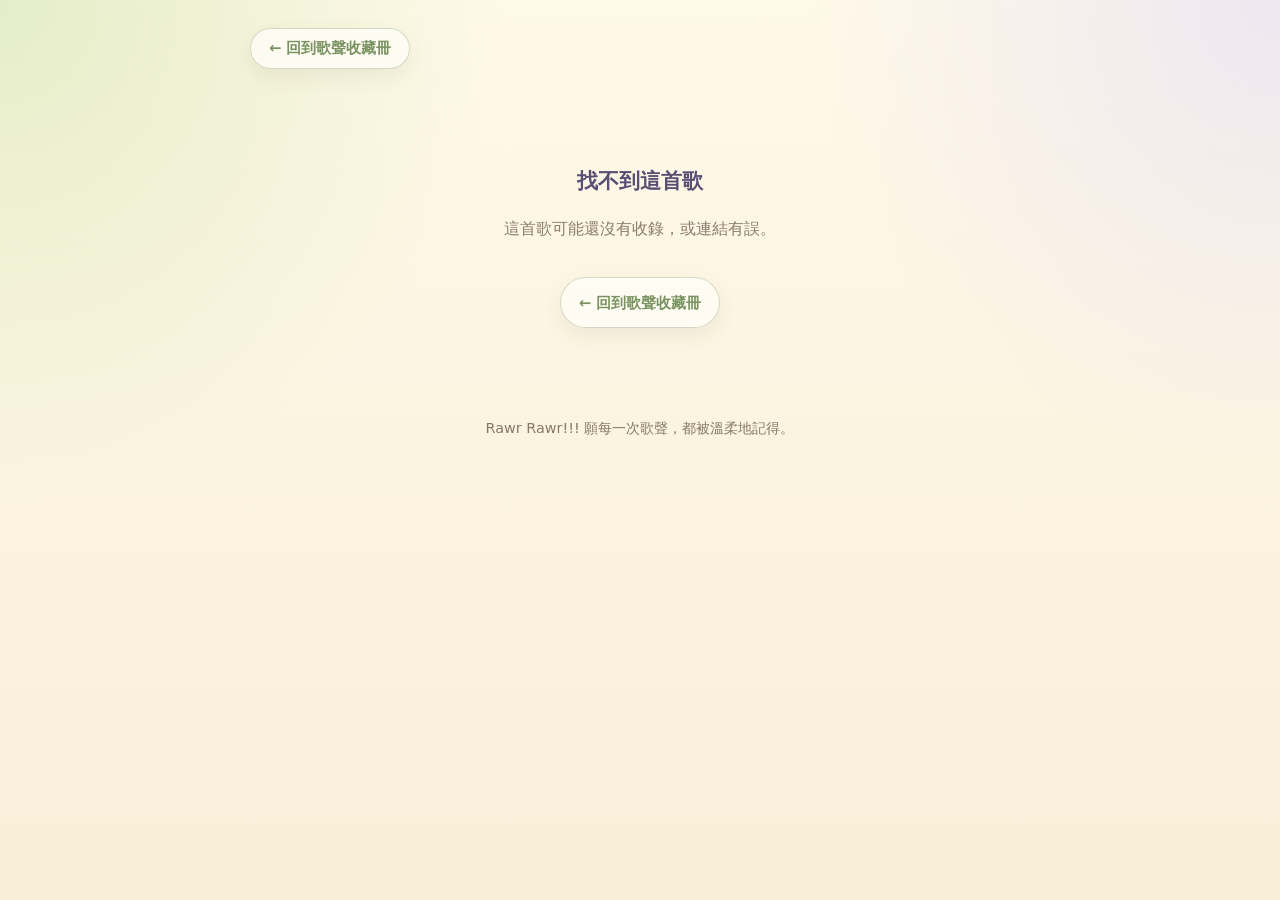
<file: song.html>
<!DOCTYPE html>
<html lang="zh-Hant">
<head>
    <meta charset="UTF-8">
    <meta name="viewport" content="width=device-width, initial-scale=1.0">
    <title>歌詞頁｜YanYan 歌聲收藏冊</title>
    <style>
        :root {
            --cream: #fff8e8;
            --cream-deep: #f4ead2;
            --paper: #fffdf7;
            --green: #789260;
            --green-soft: #dce9bd;
            --green-pale: #eef6d6;
            --purple: #5a4e73;
            --purple-soft: #e8dff3;
            --pink: #ec7aa2;
            --yellow: #f5d77b;
            --brown: #6f624d;
            --line: #ded0b3;
            --shadow: 0 18px 45px rgba(96, 76, 45, 0.14);
            --radius-lg: 28px;
            --radius-md: 18px;
        }

        * { box-sizing: border-box; }

        html { scroll-behavior: smooth; }

        body {
            margin: 0;
            font-family: "Noto Sans TC", "Microsoft JhengHei", "PingFang TC", system-ui, sans-serif;
            color: var(--brown);
            background:
                radial-gradient(circle at top left, rgba(220, 233, 189, 0.75), transparent 32%),
                radial-gradient(circle at top right, rgba(232, 223, 243, 0.7), transparent 30%),
                linear-gradient(180deg, #fff9e9 0%, #f8efd9 100%);
            min-height: 100vh;
        }

        a { color: inherit; text-decoration: none; }
        button, input { font: inherit; }

        .song-page {
            width: min(780px, calc(100% - 36px));
            margin: 0 auto;
            padding: 28px 0 60px;
        }

        /* ── Topbar ── */
        .topbar {
            display: flex;
            align-items: center;
            gap: 14px;
            margin-bottom: 32px;
        }

        .back-link {
            display: inline-flex;
            align-items: center;
            gap: 6px;
            padding: 10px 18px;
            border-radius: 999px;
            border: 1px solid rgba(120, 146, 96, 0.32);
            background: rgba(255, 253, 247, 0.82);
            color: var(--green);
            font-weight: 800;
            font-size: 0.92rem;
            box-shadow: 0 8px 20px rgba(94, 80, 48, 0.08);
            transition: transform 0.18s ease, background 0.18s ease;
            white-space: nowrap;
        }

        .back-link:hover {
            transform: translateY(-2px);
            background: #fff;
        }

        /* ── Song header ── */
        .song-header {
            border: 1px solid rgba(222, 208, 179, 0.72);
            background: rgba(255, 253, 247, 0.88);
            box-shadow: var(--shadow);
            border-radius: var(--radius-lg);
            padding: clamp(24px, 5vw, 40px);
            margin-bottom: 22px;
            position: relative;
            overflow: hidden;
        }

        .song-header::after {
            content: "♪";
            position: absolute;
            right: 28px;
            bottom: 4px;
            color: rgba(120, 146, 96, 0.12);
            font-size: 7rem;
            font-weight: 900;
            transform: rotate(-12deg);
            pointer-events: none;
        }

        .song-kicker {
            display: inline-flex;
            align-items: center;
            gap: 8px;
            color: var(--green);
            font-size: 0.8rem;
            font-weight: 900;
            letter-spacing: 0.12em;
            text-transform: uppercase;
            margin-bottom: 10px;
        }

        .song-name {
            margin: 0 0 8px;
            color: var(--purple);
            font-size: clamp(1.8rem, 6vw, 2.8rem);
            line-height: 1.1;
            letter-spacing: -0.03em;
        }

        .song-meta {
            color: #857a69;
            font-size: 1rem;
            font-weight: 700;
            margin-bottom: 18px;
        }

        .song-meta span {
            margin: 0 6px;
            opacity: 0.5;
        }

        .song-badges {
            display: flex;
            flex-wrap: wrap;
            gap: 8px;
        }

        .song-badge {
            display: inline-flex;
            align-items: center;
            gap: 4px;
            padding: 5px 12px;
            border-radius: 999px;
            background: var(--purple-soft);
            color: var(--purple);
            font-size: 0.82rem;
            font-weight: 900;
        }

        .song-badge.green {
            background: var(--green-pale);
            color: var(--green);
        }

        /* ── Player / Backing section ── */
        .song-section {
            border: 1px solid rgba(222, 208, 179, 0.72);
            background: rgba(255, 253, 247, 0.88);
            box-shadow: var(--shadow);
            border-radius: var(--radius-lg);
            padding: clamp(20px, 4vw, 32px);
            margin-bottom: 22px;
        }

        .section-title {
            display: flex;
            align-items: center;
            gap: 10px;
            color: var(--purple);
            font-weight: 900;
            font-size: 1rem;
            margin: 0 0 18px;
        }

        /* YT backing link */
        .backing-yt-link {
            display: inline-flex;
            align-items: center;
            gap: 10px;
            padding: 14px 24px;
            border-radius: 999px;
            background: #ff0000;
            color: #fff;
            font-weight: 900;
            font-size: 1rem;
            box-shadow: 0 8px 24px rgba(255, 0, 0, 0.25);
            transition: transform 0.18s ease, box-shadow 0.18s ease;
        }

        .backing-yt-link:hover {
            transform: translateY(-2px);
            box-shadow: 0 14px 32px rgba(255, 0, 0, 0.32);
        }

        .backing-yt-link svg {
            width: 22px;
            height: 22px;
            flex: 0 0 auto;
        }

        .backing-note {
            margin-top: 12px;
            font-size: 0.88rem;
            color: #8a7d6a;
        }

        /* Audio player */
        .audio-player {
            background: linear-gradient(145deg, rgba(220, 233, 189, 0.4), rgba(232, 223, 243, 0.25));
            border: 1px solid rgba(222, 208, 179, 0.6);
            border-radius: var(--radius-md);
            padding: 20px 22px;
        }

        .player-controls {
            display: flex;
            align-items: center;
            gap: 14px;
            margin-bottom: 14px;
        }

        .player-btn {
            width: 48px;
            height: 48px;
            border-radius: 50%;
            border: none;
            background: var(--green);
            color: #fff;
            font-size: 1.2rem;
            cursor: pointer;
            display: flex;
            align-items: center;
            justify-content: center;
            box-shadow: 0 6px 18px rgba(120, 146, 96, 0.32);
            transition: transform 0.16s ease, box-shadow 0.16s ease;
            flex: 0 0 auto;
        }

        .player-btn:hover {
            transform: scale(1.08);
            box-shadow: 0 10px 26px rgba(120, 146, 96, 0.4);
        }

        .player-btn:disabled {
            background: rgba(166, 141, 97, 0.35);
            box-shadow: none;
            cursor: not-allowed;
        }

        .player-time-wrap {
            flex: 1;
            min-width: 0;
        }

        .player-progress-wrap {
            position: relative;
            height: 6px;
            background: rgba(166, 141, 97, 0.25);
            border-radius: 999px;
            cursor: pointer;
            margin-bottom: 8px;
        }

        .player-progress-fill {
            height: 100%;
            background: var(--green);
            border-radius: 999px;
            width: 0%;
            transition: width 0.1s linear;
            pointer-events: none;
        }

        .player-progress-thumb {
            position: absolute;
            top: 50%;
            left: 0%;
            transform: translate(-50%, -50%);
            width: 14px;
            height: 14px;
            border-radius: 50%;
            background: var(--green);
            box-shadow: 0 2px 8px rgba(120, 146, 96, 0.4);
            pointer-events: none;
        }

        .player-times {
            display: flex;
            justify-content: space-between;
            font-size: 0.8rem;
            color: #8a7d6a;
            font-weight: 700;
        }

        .player-volume {
            display: flex;
            align-items: center;
            gap: 8px;
            margin-top: 12px;
            font-size: 0.85rem;
            color: #8a7d6a;
        }

        .player-volume input[type="range"] {
            -webkit-appearance: none;
            height: 4px;
            border-radius: 999px;
            background: rgba(166, 141, 97, 0.3);
            width: 100px;
            cursor: pointer;
            outline: none;
        }

        .player-volume input[type="range"]::-webkit-slider-thumb {
            -webkit-appearance: none;
            width: 14px;
            height: 14px;
            border-radius: 50%;
            background: var(--green);
            cursor: pointer;
        }

        .player-no-file {
            text-align: center;
            padding: 24px;
            color: #8a7d6a;
            font-size: 0.95rem;
            line-height: 1.8;
        }

        .player-no-file strong {
            display: block;
            color: var(--purple);
            margin-bottom: 6px;
            font-size: 1.05rem;
        }

        /* Lyrics */
        .lyrics-block {
            white-space: pre-line;
            line-height: 2.2;
            font-size: 1.05rem;
            color: var(--brown);
            letter-spacing: 0.02em;
        }

        .lyrics-block p {
            margin: 0 0 1.5em;
        }

        /* Not found state */
        .not-found {
            text-align: center;
            padding: 60px 24px;
            color: #8a7d6a;
            line-height: 2;
        }

        .not-found strong {
            display: block;
            color: var(--purple);
            font-size: 1.3rem;
            margin-bottom: 10px;
        }

        /* Footer */
        .footer-note {
            margin-top: 28px;
            color: #857a69;
            text-align: center;
            font-size: 0.9rem;
            line-height: 1.8;
        }

        @media (max-width: 600px) {
            .song-page {
                width: min(100% - 22px, 780px);
                padding-top: 18px;
            }

            .song-header::after { display: none; }

            .song-name {
                font-size: clamp(1.6rem, 9vw, 2.2rem);
            }

            .backing-yt-link {
                width: 100%;
                justify-content: center;
            }

            .player-volume input[type="range"] {
                width: 80px;
            }
        }
    </style>
</head>
<body>
    <main class="song-page">
        <nav class="topbar">
            <a class="back-link" href="songbook.html">← 回到歌聲收藏冊</a>
        </nav>

        <div id="songContent">
            <!-- 動態填入 -->
        </div>

        <p class="footer-note">Rawr Rawr!!! 願每一次歌聲，都被溫柔地記得。</p>
    </main>

    <script src="data/contentMap.js"></script>
    <script src="data/vodData.js"></script>
    <script src="data/songData.js"></script>
    <script src="data/songLyrics.js"></script>
    <script src="data.js"></script>
    <script>
        const params = new URLSearchParams(location.search);
        const songId = params.get('id') || '';

        const { songData = [] } = window.museumData || {};
        const songLyrics = (window.museumDataParts && window.museumDataParts.songLyrics) || [];

        const songInfo = songData.find(s => s.id === songId) || null;
        const lyricInfo = songLyrics.find(s => s.id === songId) || null;

        const container = document.getElementById('songContent');

        function escapeHtml(v) {
            return String(v || '').replace(/&/g, '&amp;').replace(/</g, '&lt;').replace(/>/g, '&gt;').replace(/"/g, '&quot;');
        }

        function formatLanguage(lang) {
            const l = String(lang || '').toUpperCase().trim();
            if (l === 'ZH') return 'ZH 中文';
            if (l === 'EN') return 'EN 英文';
            if (l === 'JP') return 'JP 日文';
            return lang || '';
        }

        function renderPlayer(lyric) {
            if (!lyric) return '';

            // YT backing
            if (lyric.backingYt) {
                return `
                <div class="song-section">
                    <div class="section-title">🎵 伴奏</div>
                    <a class="backing-yt-link" href="${escapeHtml(lyric.backingYt)}" target="_blank" rel="noopener">
                        <svg viewBox="0 0 24 24" fill="currentColor"><path d="M19.59 6.69a4.83 4.83 0 0 1-3.77-4.25V2h-3.45v13.67a2.89 2.89 0 0 1-2.88 2.5 2.89 2.89 0 0 1-2.89-2.89 2.89 2.89 0 0 1 2.89-2.89c.28 0 .54.04.79.1V9.01a6.33 6.33 0 0 0-.79-.05 6.34 6.34 0 0 0-6.34 6.34 6.34 6.34 0 0 0 6.34 6.34 6.34 6.34 0 0 0 6.33-6.34V8.69a8.27 8.27 0 0 0 4.84 1.56V6.81a4.85 4.85 0 0 1-1.07-.12z"/></svg>
                        前往 YouTube 伴奏 ↗
                    </a>
                    <p class="backing-note">點擊後會在新分頁開啟 YouTube 伴奏頁面。</p>
                </div>`;
            }

            // Local audio player
            if (lyric.backingFile) {
                return `
                <div class="song-section">
                    <div class="section-title">🎵 伴奏播放器</div>
                    <div class="audio-player" id="audioPlayer">
                        <audio id="audioEl" preload="none" crossorigin="anonymous">
                            <source src="https://max817781.github.io/DinosaurMuseum2.0/${escapeHtml(encodeURI(lyric.backingFile))}" type="audio/mpeg">
                            <source src="${escapeHtml(encodeURI(lyric.backingFile))}" type="audio/mpeg">
                        </audio>
                        <div class="player-controls">
                            <button class="player-btn" id="playBtn" type="button" title="播放 / 暫停" aria-label="播放 / 暫停">▶</button>
                            <div class="player-time-wrap">
                                <div class="player-progress-wrap" id="progressWrap">
                                    <div class="player-progress-fill" id="progressFill"></div>
                                    <div class="player-progress-thumb" id="progressThumb"></div>
                                </div>
                                <div class="player-times">
                                    <span id="currentTime">0:00</span>
                                    <span id="totalTime">--:--</span>
                                </div>
                            </div>
                        </div>
                        <div class="player-volume">
                            <span>🔊</span>
                            <input type="range" id="volumeSlider" min="0" max="1" step="0.05" value="0.8" aria-label="音量">
                        </div>
                    </div>
                </div>`;
            }

            return '';
        }

        function renderLyrics(lyric) {
            if (!lyric || !lyric.lyrics) return '';
            const lines = lyric.lyrics.trim().split('\n');
            const html = lines.map(line => {
                if (line.trim() === '') return '<br>';
                return `<div>${escapeHtml(line)}</div>`;
            }).join('\n');

            return `
            <div class="song-section">
                <div class="section-title">📄 歌詞</div>
                <div class="lyrics-block">${html}</div>
            </div>`;
        }

        if (!songInfo) {
            document.title = '找不到歌曲 | YanYan 歌聲收藏冊';
            container.innerHTML = `
                <div class="not-found">
                    <strong>找不到這首歌</strong>
                    這首歌可能還沒有收錄，或連結有誤。<br>
                    <br>
                    <a class="back-link" href="songbook.html">← 回到歌聲收藏冊</a>
                </div>`;
        } else {
            document.title = `${songInfo.title}｜YanYan 歌聲收藏冊`;

            const status = songInfo.status === '待練' || songInfo.status === '練習中' ? '練習中' : (songInfo.status || '已收錄');
            const isPracticing = status === '練習中';
            const year = lyricInfo && lyricInfo.year ? lyricInfo.year + ' 年' : '';

            container.innerHTML = `
                <section class="song-header">
                    <div class="song-kicker">Song Archive</div>
                    <h1 class="song-name">${escapeHtml(songInfo.title)}</h1>
                    <div class="song-meta">
                        ${escapeHtml(songInfo.artist || '')}
                        ${year ? `<span>·</span>${escapeHtml(year)}` : ''}
                    </div>
                    <div class="song-badges">
                        <span class="song-badge">${escapeHtml(formatLanguage(songInfo.language))}</span>
                        <span class="song-badge ${isPracticing ? 'green' : ''}">${isPracticing ? '🌱 ' : ''}${escapeHtml(status)}</span>
                    </div>
                </section>

                ${renderPlayer(lyricInfo)}
                ${renderLyrics(lyricInfo)}

                ${!lyricInfo ? `
                <div class="song-section" style="text-align:center; color:#8a7d6a; padding: 30px;">
                    這首歌目前還沒有歌詞與伴奏資料。
                </div>` : ''}
            `;

            // Init audio player if exists
            const audio = document.getElementById('audioEl');
            const playBtn = document.getElementById('playBtn');
            const progressFill = document.getElementById('progressFill');
            const progressThumb = document.getElementById('progressThumb');
            const progressWrap = document.getElementById('progressWrap');
            const currentTimeEl = document.getElementById('currentTime');
            const totalTimeEl = document.getElementById('totalTime');
            const volumeSlider = document.getElementById('volumeSlider');

            if (audio && playBtn) {
                function formatTime(sec) {
                    if (!isFinite(sec)) return '--:--';
                    const m = Math.floor(sec / 60);
                    const s = Math.floor(sec % 60);
                    return `${m}:${s.toString().padStart(2, '0')}`;
                }

                function updateProgress() {
                    if (!audio.duration) return;
                    const pct = (audio.currentTime / audio.duration) * 100;
                    progressFill.style.width = pct + '%';
                    progressThumb.style.left = pct + '%';
                    currentTimeEl.textContent = formatTime(audio.currentTime);
                }

                audio.addEventListener('loadedmetadata', () => {
                    totalTimeEl.textContent = formatTime(audio.duration);
                });

                audio.addEventListener('timeupdate', updateProgress);

                audio.addEventListener('ended', () => {
                    playBtn.textContent = '▶';
                });

                audio.addEventListener('error', () => {
                    document.getElementById('audioPlayer').innerHTML = `
                        <div class="player-no-file">
                            <strong>找不到伴奏檔案</strong>
                            請確認 <code>${escapeHtml(lyricInfo.backingFile)}</code> 已放入正確位置。
                        </div>`;
                });

                playBtn.addEventListener('click', () => {
                    if (audio.paused) {
                        audio.play();
                        playBtn.textContent = '⏸';
                    } else {
                        audio.pause();
                        playBtn.textContent = '▶';
                    }
                });

                progressWrap.addEventListener('click', e => {
                    const rect = progressWrap.getBoundingClientRect();
                    const pct = (e.clientX - rect.left) / rect.width;
                    audio.currentTime = pct * audio.duration;
                    updateProgress();
                });

                volumeSlider.addEventListener('input', () => {
                    audio.volume = volumeSlider.value;
                });

                audio.volume = 0.8;
            }
        }
    </script>
</body>
</html>
</file>
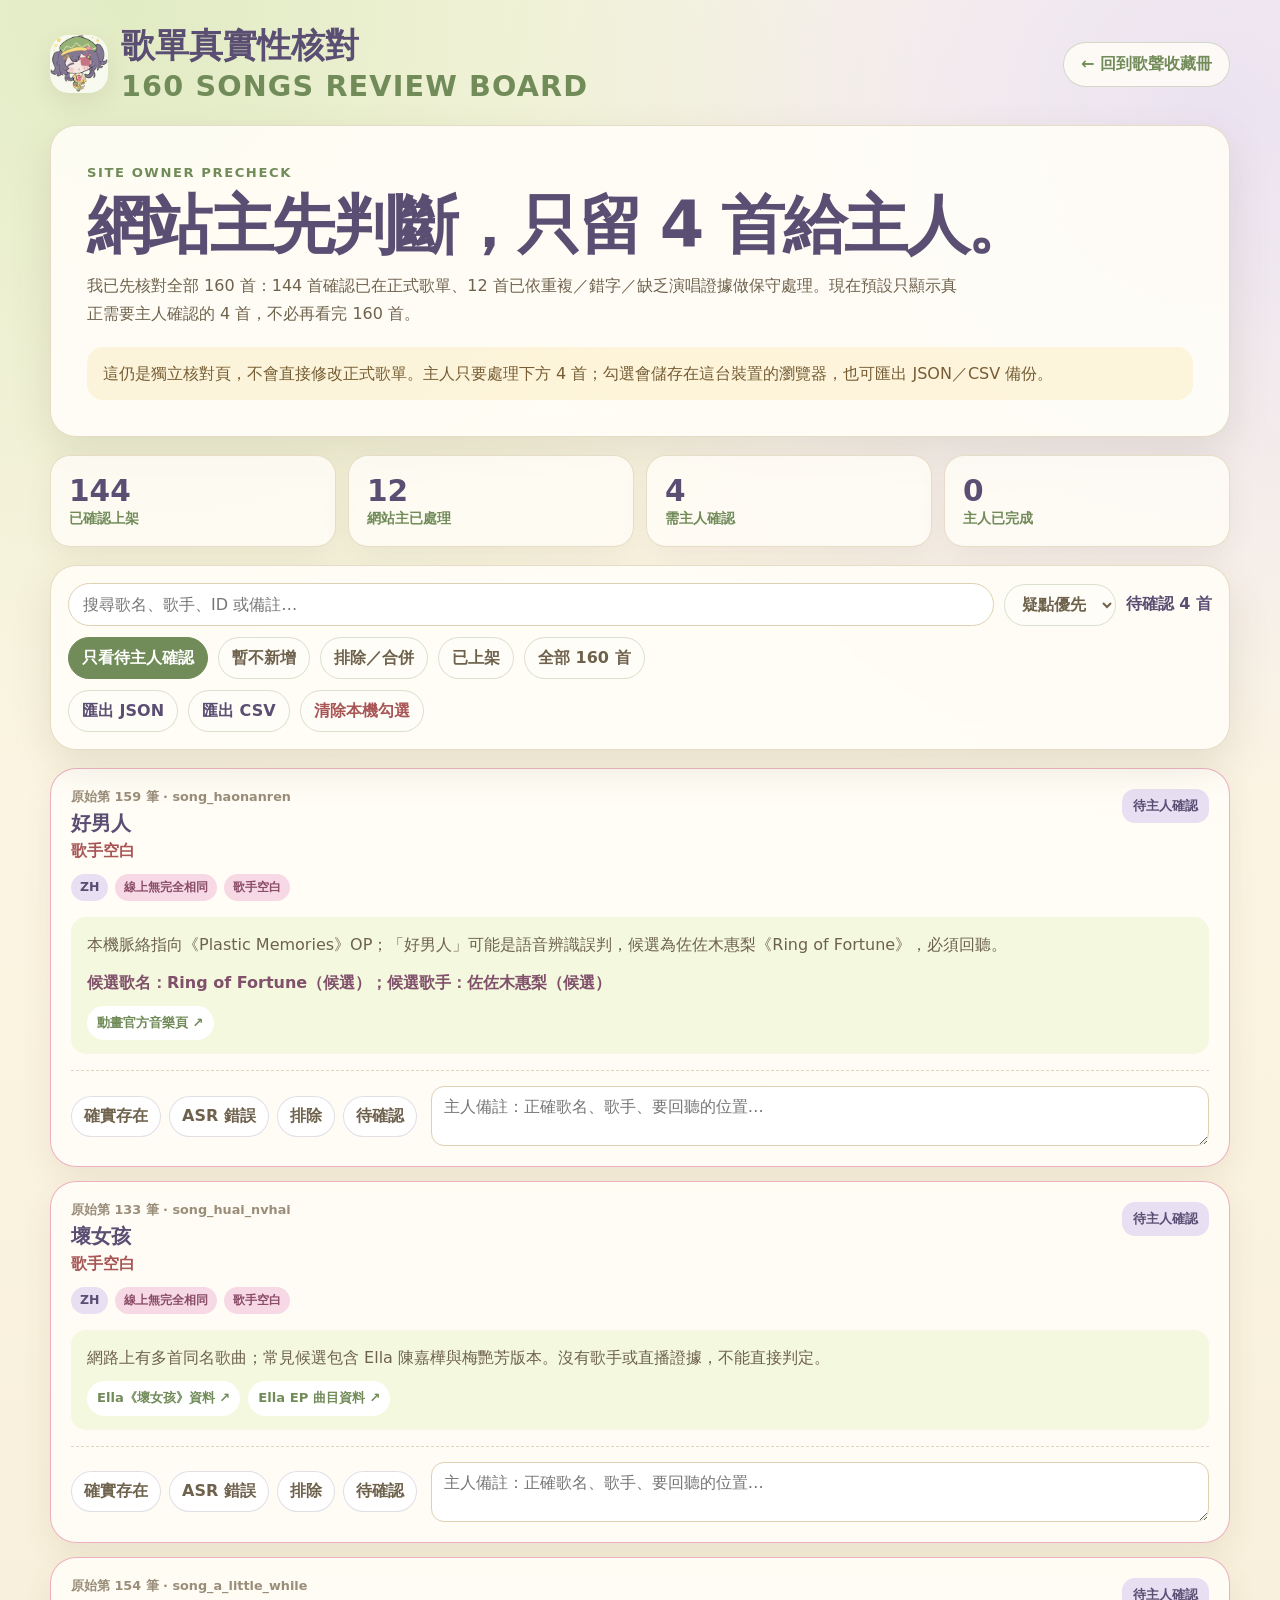
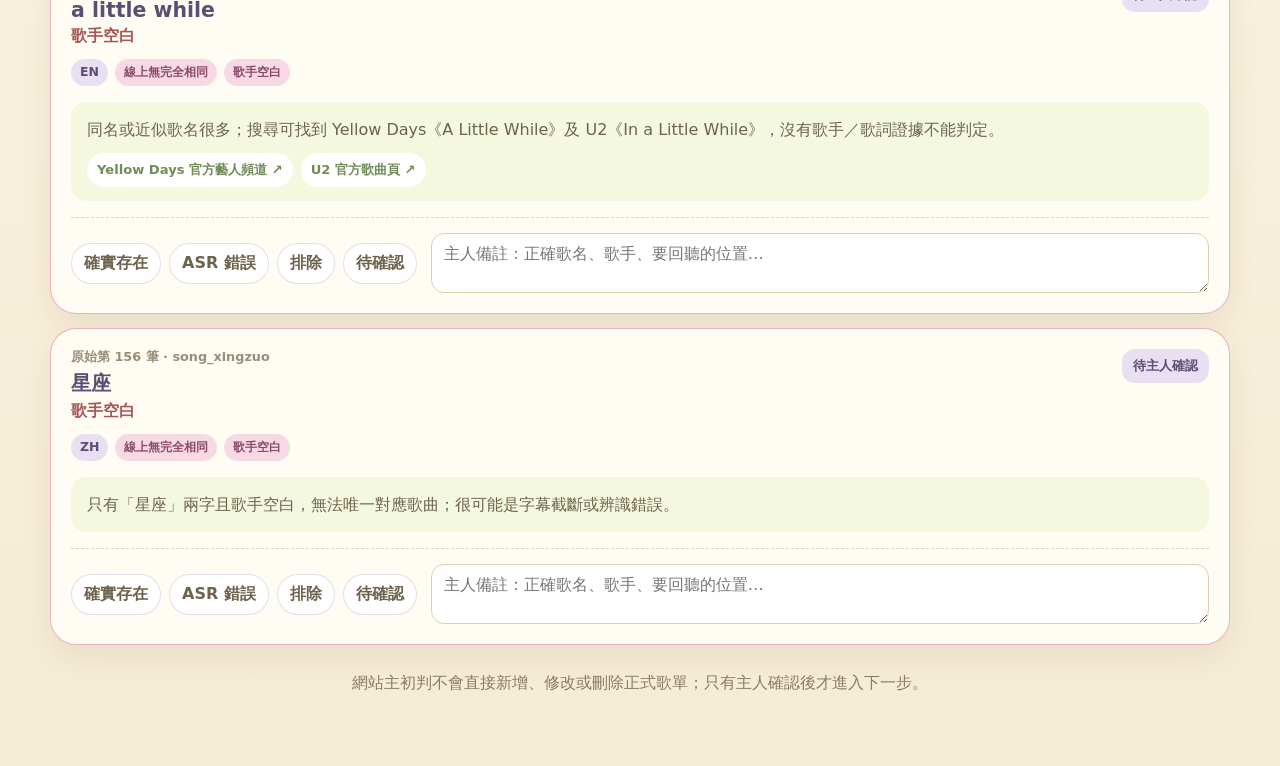
<file: songbook-review.html>
<!DOCTYPE html>
<html lang="zh-Hant">
<head>
    <meta charset="UTF-8">
    <meta name="viewport" content="width=device-width, initial-scale=1.0">
    <title>歌單真實性核對｜YanYan Song Review</title>
    <style>
        :root {
            --cream: #fff9e9;
            --paper: rgba(255, 253, 247, 0.92);
            --green: #718b59;
            --green-soft: #dce9bd;
            --purple: #5a4e73;
            --purple-soft: #e8dff3;
            --pink: #dd7498;
            --yellow: #f5d77b;
            --brown: #6f624d;
            --line: #ded0b3;
            --red: #a85555;
            --shadow: 0 16px 40px rgba(96, 76, 45, 0.13);
        }

        * { box-sizing: border-box; }
        html { scroll-behavior: smooth; }
        body {
            margin: 0;
            min-height: 100vh;
            color: var(--brown);
            font-family: "Noto Sans TC", "Microsoft JhengHei", "PingFang TC", system-ui, sans-serif;
            background:
                radial-gradient(circle at 10% 0%, rgba(220, 233, 189, 0.86), transparent 30%),
                radial-gradient(circle at 95% 5%, rgba(232, 223, 243, 0.86), transparent 28%),
                linear-gradient(180deg, var(--cream), #f5ecd5);
        }

        button, input, textarea, select { font: inherit; }
        button { cursor: pointer; }
        a { color: inherit; }

        .page {
            width: min(1180px, calc(100% - 28px));
            margin: 0 auto;
            padding: 26px 0 54px;
        }

        .topbar {
            display: flex;
            align-items: center;
            justify-content: space-between;
            gap: 16px;
            margin-bottom: 22px;
        }

        .brand {
            display: flex;
            align-items: center;
            gap: 13px;
        }

        .brand img {
            width: 58px;
            height: 58px;
            object-fit: contain;
            border-radius: 19px;
            background: rgba(255,255,255,.72);
            box-shadow: 0 10px 24px rgba(94,80,48,.1);
        }

        h1 {
            margin: 0;
            color: var(--purple);
            font-size: clamp(1.45rem, 3vw, 2.15rem);
            line-height: 1.15;
        }

        .brand small {
            display: block;
            margin-top: 4px;
            color: var(--green);
            font-weight: 800;
            letter-spacing: .04em;
        }

        .back-link {
            padding: 11px 17px;
            border: 1px solid rgba(113,139,89,.3);
            border-radius: 999px;
            background: rgba(255,253,247,.85);
            color: var(--green);
            text-decoration: none;
            font-weight: 850;
            white-space: nowrap;
        }

        .intro,
        .toolbar,
        .song-card {
            border: 1px solid rgba(222,208,179,.75);
            border-radius: 26px;
            background: var(--paper);
            box-shadow: var(--shadow);
        }

        .intro { padding: clamp(22px, 4vw, 36px); }
        .intro-kicker {
            color: var(--green);
            font-size: .82rem;
            font-weight: 900;
            letter-spacing: .12em;
            text-transform: uppercase;
        }

        .intro h2 {
            margin: 10px 0 12px;
            color: var(--purple);
            font-size: clamp(2rem, 6vw, 4rem);
            line-height: 1.08;
            letter-spacing: -.04em;
        }

        .intro p { margin: 0; max-width: 880px; line-height: 1.8; }
        .notice {
            margin-top: 18px;
            padding: 13px 16px;
            border-radius: 16px;
            background: rgba(245,215,123,.22);
            color: #765d34;
            line-height: 1.7;
        }

        .stats {
            display: grid;
            grid-template-columns: repeat(4, 1fr);
            gap: 12px;
            margin: 18px 0;
        }

        .stat {
            padding: 18px;
            border: 1px solid rgba(222,208,179,.68);
            border-radius: 20px;
            background: rgba(255,253,247,.82);
            box-shadow: 0 10px 28px rgba(96,76,45,.08);
        }

        .stat strong { display: block; color: var(--purple); font-size: 1.85rem; }
        .stat span { color: var(--green); font-size: .88rem; font-weight: 800; }

        .toolbar {
            position: sticky;
            z-index: 10;
            top: 8px;
            margin-bottom: 18px;
            padding: 17px;
            backdrop-filter: blur(16px);
            -webkit-backdrop-filter: blur(16px);
        }

        .toolbar-row {
            display: flex;
            align-items: center;
            gap: 10px;
            flex-wrap: wrap;
        }

        .toolbar-row + .toolbar-row { margin-top: 11px; }
        .search {
            flex: 1 1 280px;
            min-width: 0;
            padding: 11px 14px;
            border: 1px solid var(--line);
            border-radius: 999px;
            background: #fff;
            color: var(--purple);
            outline: none;
        }

        .search:focus { border-color: var(--green); box-shadow: 0 0 0 3px rgba(113,139,89,.12); }
        .filter-btn,
        .tool-btn,
        select {
            min-height: 42px;
            padding: 9px 13px;
            border: 1px solid rgba(113,139,89,.25);
            border-radius: 999px;
            background: #fffdf7;
            color: var(--brown);
            font-weight: 800;
        }

        .filter-btn.active { color: white; background: var(--green); border-color: var(--green); }
        .tool-btn { color: var(--purple); }
        .tool-btn.danger { color: var(--red); }
        .progress-text { margin-left: auto; color: var(--purple); font-weight: 900; }

        .song-list { display: grid; gap: 14px; }
        .song-card { padding: 20px; box-shadow: 0 11px 30px rgba(96,76,45,.09); }
        .song-card[data-risk="high"] { border-color: rgba(221,116,152,.55); }
        .song-card-head {
            display: grid;
            grid-template-columns: minmax(0, 1fr) auto;
            align-items: start;
            gap: 16px;
        }

        .song-number { color: #9a8d79; font-size: .8rem; font-weight: 800; }
        .song-title { margin: 3px 0 4px; color: var(--purple); font-size: 1.28rem; overflow-wrap: anywhere; }
        .song-artist { color: var(--green); font-weight: 850; }
        .song-artist.missing { color: var(--red); }

        .badges { display: flex; flex-wrap: wrap; gap: 7px; margin-top: 12px; }
        .badge {
            padding: 5px 9px;
            border-radius: 999px;
            background: #f0eadc;
            font-size: .78rem;
            font-weight: 850;
        }

        .badge.online { color: #49663a; background: var(--green-soft); }
        .badge.warn { color: #8a4c67; background: #f7d9e5; }
        .badge.info { color: var(--purple); background: var(--purple-soft); }

        .recommendation {
            padding: 8px 11px;
            border-radius: 13px;
            color: var(--purple);
            background: var(--purple-soft);
            font-size: .84rem;
            font-weight: 900;
            text-align: center;
            white-space: nowrap;
        }

        .recommendation.published { color: #49663a; background: var(--green-soft); }
        .recommendation.hold { color: #765d34; background: rgba(245,215,123,.4); }
        .recommendation.discard { color: #8b465c; background: #f7d9e5; }
        .recommendation.owner { color: var(--purple); background: var(--purple-soft); }

        .evidence {
            margin: 16px 0 0;
            padding: 14px 16px;
            border-radius: 15px;
            background: rgba(238,246,214,.68);
            line-height: 1.7;
        }

        .correction {
            margin-top: 10px;
            color: #81506a;
            font-weight: 850;
        }

        .sources { display: flex; flex-wrap: wrap; gap: 8px; margin-top: 10px; }
        .sources a {
            padding: 6px 10px;
            border-radius: 999px;
            background: #fff;
            color: var(--green);
            font-size: .82rem;
            font-weight: 800;
            text-decoration: none;
        }

        .review-area {
            display: grid;
            grid-template-columns: minmax(0, auto) minmax(220px, 1fr);
            gap: 14px;
            align-items: center;
            margin-top: 16px;
            padding-top: 15px;
            border-top: 1px dashed rgba(166,141,97,.35);
        }

        .choices { display: flex; flex-wrap: wrap; gap: 8px; }
        .choice {
            padding: 9px 12px;
            border: 1px solid rgba(90,78,115,.18);
            border-radius: 999px;
            background: #fff;
            color: var(--brown);
            font-weight: 850;
        }

        .choice.active[data-choice="exists"] { color: #fff; background: var(--green); }
        .choice.active[data-choice="asr"] { color: #fff; background: var(--pink); }
        .choice.active[data-choice="exclude"] { color: #fff; background: var(--red); }
        .choice.active[data-choice="pending"] { color: #5f4c25; background: var(--yellow); }

        .note {
            width: 100%;
            min-height: 44px;
            padding: 10px 12px;
            resize: vertical;
            border: 1px solid var(--line);
            border-radius: 13px;
            color: var(--purple);
            background: #fff;
            outline: none;
        }

        .empty {
            padding: 52px 20px;
            border-radius: 24px;
            background: rgba(255,255,255,.68);
            text-align: center;
            color: var(--purple);
            font-weight: 850;
        }

        .footer { margin-top: 24px; text-align: center; color: #887b69; line-height: 1.7; }

        @media (max-width: 820px) {
            .stats { grid-template-columns: repeat(2, 1fr); }
            .topbar { align-items: stretch; flex-direction: column; }
            .back-link { text-align: center; }
            .toolbar { position: static; }
            .progress-text { width: 100%; margin-left: 0; }
            .review-area { grid-template-columns: 1fr; }
        }

        @media (max-width: 520px) {
            .page { width: min(100% - 16px, 1180px); padding-top: 14px; }
            .brand img { width: 48px; height: 48px; border-radius: 16px; }
            h1 { font-size: 1.34rem; }
            .intro { border-radius: 22px; padding: 22px 18px; }
            .intro h2 { font-size: 2.2rem; }
            .stats { gap: 8px; }
            .stat { padding: 14px; border-radius: 17px; }
            .stat strong { font-size: 1.55rem; }
            .toolbar { padding: 13px; border-radius: 21px; }
            .filter-btn, .tool-btn, select { flex: 1 1 calc(50% - 8px); }
            .song-card { padding: 17px; border-radius: 21px; }
            .song-card-head { grid-template-columns: 1fr; gap: 10px; }
            .recommendation { justify-self: start; white-space: normal; text-align: left; }
            .choices { display: grid; grid-template-columns: repeat(2, 1fr); }
            .choice { width: 100%; }
        }
    </style>
</head>
<body>
    <main class="page">
        <header class="topbar">
            <div class="brand">
                <img src="images/nono-chibi.png" alt="YanYan 小恐龍 Q 版圖">
                <h1>歌單真實性核對<small>160 SONGS REVIEW BOARD</small></h1>
            </div>
            <a class="back-link" href="songbook.html">← 回到歌聲收藏冊</a>
        </header>

        <section class="intro">
            <span class="intro-kicker">Site Owner Precheck</span>
            <h2>網站主先判斷，只留 4 首給主人。</h2>
            <p>我已先核對全部 160 首：144 首確認已在正式歌單、12 首已依重複／錯字／缺乏演唱證據做保守處理。現在預設只顯示真正需要主人確認的 4 首，不必再看完 160 首。</p>
            <div class="notice">這仍是獨立核對頁，不會直接修改正式歌單。主人只要處理下方 4 首；勾選會儲存在這台裝置的瀏覽器，也可匯出 JSON／CSV 備份。</div>
        </section>

        <section class="stats" aria-label="核對統計">
            <div class="stat"><strong id="statOnline">--</strong><span>已確認上架</span></div>
            <div class="stat"><strong id="statHandled">--</strong><span>網站主已處理</span></div>
            <div class="stat"><strong id="statOwner">--</strong><span>需主人確認</span></div>
            <div class="stat"><strong id="statReviewed">0</strong><span>主人已完成</span></div>
        </section>

        <section class="toolbar" aria-label="搜尋與篩選">
            <div class="toolbar-row">
                <input class="search" id="searchInput" type="search" placeholder="搜尋歌名、歌手、ID 或備註…" autocomplete="off">
                <select id="sortSelect" aria-label="排序方式">
                    <option value="risk">疑點優先</option>
                    <option value="index">原始順序</option>
                    <option value="title">歌名排序</option>
                </select>
                <span class="progress-text" id="progressText">待確認 4 首</span>
            </div>
            <div class="toolbar-row" id="filterRow">
                <button class="filter-btn active" type="button" data-filter="owner">只看待主人確認</button>
                <button class="filter-btn" type="button" data-filter="hold">暫不新增</button>
                <button class="filter-btn" type="button" data-filter="discard">排除／合併</button>
                <button class="filter-btn" type="button" data-filter="published">已上架</button>
                <button class="filter-btn" type="button" data-filter="all">全部 160 首</button>
            </div>
            <div class="toolbar-row">
                <button class="tool-btn" id="exportJsonBtn" type="button">匯出 JSON</button>
                <button class="tool-btn" id="exportCsvBtn" type="button">匯出 CSV</button>
                <button class="tool-btn danger" id="resetBtn" type="button">清除本機勾選</button>
            </div>
        </section>

        <section class="song-list" id="songList" aria-live="polite"></section>
        <p class="footer">網站主初判不會直接新增、修改或刪除正式歌單；只有主人確認後才進入下一步。</p>
    </main>

    <script src="data/songReviewData.js?v=20261027b"></script>
    <script>
        const STORAGE_KEY = 'yanyan-song-review-v1';
        const data = window.songReviewData || { songs: [] };
        const songList = document.getElementById('songList');
        const searchInput = document.getElementById('searchInput');
        const sortSelect = document.getElementById('sortSelect');
        const filterRow = document.getElementById('filterRow');
        const progressText = document.getElementById('progressText');
        let currentFilter = 'owner';

        function readChoices() {
            try { return JSON.parse(localStorage.getItem(STORAGE_KEY) || '{}'); }
            catch (error) { return {}; }
        }

        let choices = readChoices();

        function saveChoices() {
            localStorage.setItem(STORAGE_KEY, JSON.stringify(choices));
        }

        function escapeHtml(value) {
            return String(value ?? '')
                .replaceAll('&', '&amp;')
                .replaceAll('<', '&lt;')
                .replaceAll('>', '&gt;')
                .replaceAll('"', '&quot;')
                .replaceAll("'", '&#039;');
        }

        const recommendationLabels = {
            online: '已在線上：仍可重審',
            exists: '歌曲存在：缺演唱證據',
            asr: '高度疑似 ASR／錯字',
            ambiguous: '同名多首／資料不足',
            duplicate: '疑似重複資料',
            review: '需要人工核對'
        };

        const siteDecisionLabels = {
            published: '網站主初判：正式站已上架',
            hold: '網站主初判：暫不新增',
            discard: '網站主初判：排除／合併',
            owner: '待主人確認'
        };

        const decisionLabels = {
            exists: '確實存在',
            asr: 'ASR 錯誤',
            exclude: '排除',
            pending: '待確認'
        };

        function isMatch(song, keyword) {
            if (!keyword) return true;
            const choice = choices[song.id] || {};
            return [song.title, song.artist, song.id, song.evidence, song.correctedTitle, song.correctedArtist, choice.note]
                .join(' ').toLowerCase().includes(keyword);
        }

        function isFilterMatch(song) {
            if (currentFilter === 'owner') return song.siteDecision === 'owner';
            if (currentFilter === 'hold') return song.siteDecision === 'hold';
            if (currentFilter === 'discard') return song.siteDecision === 'discard';
            if (currentFilter === 'published') return song.siteDecision === 'published';
            return true;
        }

        function getVisibleSongs() {
            const keyword = searchInput.value.trim().toLowerCase();
            const songs = data.songs.filter(song => isMatch(song, keyword) && isFilterMatch(song));
            if (sortSelect.value === 'index') return songs.sort((a, b) => a.index - b.index);
            if (sortSelect.value === 'title') return songs.sort((a, b) => a.title.localeCompare(b.title, 'zh-Hant'));
            const decisionOrder = { owner: 0, discard: 1, hold: 2, published: 3 };
            return songs.sort((a, b) => decisionOrder[a.siteDecision] - decisionOrder[b.siteDecision] || b.riskScore - a.riskScore || a.index - b.index);
        }

        function badge(text, className = '') {
            return `<span class="badge ${className}">${escapeHtml(text)}</span>`;
        }

        function renderSong(song) {
            const choice = choices[song.id] || {};
            const badges = [badge(song.language || '未分類', 'info')];
            badges.push(song.onlineExact ? badge('線上已有', 'online') : badge('線上無完全相同', 'warn'));
            if (song.missingArtist) badges.push(badge('歌手空白', 'warn'));
            if (song.duplicateTitle) badges.push(badge('重複歌名', 'warn'));
            if (song.onlineStatus && song.onlineStatus !== song.localStatus) badges.push(badge(`狀態差異：線上 ${song.onlineStatus}`, 'warn'));

            const correctionParts = [];
            if (song.correctedTitle) correctionParts.push(`候選歌名：${song.correctedTitle}`);
            if (song.correctedArtist) correctionParts.push(`候選歌手：${song.correctedArtist}`);
            let sources = (song.sources || []).map(([label, url]) =>
                `<a href="${escapeHtml(url)}" target="_blank" rel="noopener">${escapeHtml(label)} ↗</a>`
            ).join('');
            if (song.originalLink) {
                sources += `<a href="${escapeHtml(song.originalLink)}" target="_blank" rel="noopener">原資料連結 ↗</a>`;
            }

            return `
                <article class="song-card" data-id="${escapeHtml(song.id)}" data-risk="${song.riskScore >= 60 ? 'high' : 'normal'}">
                    <div class="song-card-head">
                        <div>
                            <div class="song-number">原始第 ${song.index} 筆 · ${escapeHtml(song.id)}</div>
                            <h3 class="song-title">${escapeHtml(song.title)}</h3>
                            <div class="song-artist ${song.missingArtist ? 'missing' : ''}">${escapeHtml(song.artist || '歌手空白')}</div>
                            <div class="badges">${badges.join('')}</div>
                        </div>
                        <div class="recommendation ${escapeHtml(song.siteDecision)}">${escapeHtml(siteDecisionLabels[song.siteDecision] || '待網站主判斷')}</div>
                    </div>
                    <div class="evidence">
                        ${escapeHtml(song.evidence)}
                        ${correctionParts.length ? `<div class="correction">${escapeHtml(correctionParts.join('；'))}</div>` : ''}
                        ${sources ? `<div class="sources">${sources}</div>` : ''}
                    </div>
                    <div class="review-area">
                        <div class="choices" role="group" aria-label="${escapeHtml(song.title)} 的判定">
                            ${Object.entries(decisionLabels).map(([value, label]) => `
                                <button class="choice ${choice.decision === value ? 'active' : ''}" type="button" data-choice="${value}">${label}</button>
                            `).join('')}
                        </div>
                        <textarea class="note" placeholder="主人備註：正確歌名、歌手、要回聽的位置…">${escapeHtml(choice.note || '')}</textarea>
                    </div>
                </article>
            `;
        }

        function updateStats() {
            const ownerSongs = data.songs.filter(song => song.siteDecision === 'owner');
            const reviewed = ownerSongs.filter(song => choices[song.id]?.decision).length;
            document.getElementById('statOnline').textContent = data.exactOnlineCount;
            document.getElementById('statHandled').textContent = data.siteHandledCount - data.exactOnlineCount;
            document.getElementById('statOwner').textContent = data.ownerReviewCount;
            document.getElementById('statReviewed').textContent = reviewed;
            progressText.textContent = reviewed
                ? `主人已完成 ${reviewed} / ${data.ownerReviewCount}`
                : `待確認 ${data.ownerReviewCount} 首`;
        }

        function render() {
            const songs = getVisibleSongs();
            songList.innerHTML = songs.length
                ? songs.map(renderSong).join('')
                : '<div class="empty">這個篩選條件目前沒有歌曲。</div>';
            updateStats();
        }

        songList.addEventListener('click', event => {
            const button = event.target.closest('.choice');
            if (!button) return;
            const card = button.closest('.song-card');
            const id = card.dataset.id;
            const current = choices[id] || {};
            choices[id] = {
                ...current,
                decision: button.dataset.choice,
                updatedAt: new Date().toISOString()
            };
            saveChoices();
            render();
        });

        songList.addEventListener('input', event => {
            if (!event.target.classList.contains('note')) return;
            const card = event.target.closest('.song-card');
            const id = card.dataset.id;
            choices[id] = {
                ...(choices[id] || {}),
                note: event.target.value,
                updatedAt: new Date().toISOString()
            };
            saveChoices();
            updateStats();
        });

        filterRow.addEventListener('click', event => {
            const button = event.target.closest('.filter-btn');
            if (!button) return;
            currentFilter = button.dataset.filter;
            filterRow.querySelectorAll('.filter-btn').forEach(item => item.classList.toggle('active', item === button));
            render();
        });

        searchInput.addEventListener('input', render);
        sortSelect.addEventListener('change', render);

        function downloadFile(name, type, content) {
            const blob = new Blob([content], { type });
            const url = URL.createObjectURL(blob);
            const link = document.createElement('a');
            link.href = url;
            link.download = name;
            document.body.appendChild(link);
            link.click();
            link.remove();
            URL.revokeObjectURL(url);
        }

        document.getElementById('exportJsonBtn').addEventListener('click', () => {
            const result = {
                exportedAt: new Date().toISOString(),
                sourceGeneratedAt: data.generatedAt,
                choices: data.songs.map(song => ({
                    id: song.id,
                    title: song.title,
                    artist: song.artist,
                    siteDecision: song.siteDecision,
                    recommendation: song.recommendation,
                    decision: choices[song.id]?.decision || '',
                    note: choices[song.id]?.note || ''
                }))
            };
            downloadFile('YanYan歌單核對結果.json', 'application/json;charset=utf-8', JSON.stringify(result, null, 2));
        });

        document.getElementById('exportCsvBtn').addEventListener('click', () => {
            const csvEscape = value => `"${String(value ?? '').replaceAll('"', '""')}"`;
            const rows = [['id', '歌名', '歌手', '網站主初判', '查證建議', '主人判定', '主人備註']];
            data.songs.forEach(song => rows.push([
                song.id,
                song.title,
                song.artist,
                siteDecisionLabels[song.siteDecision] || '',
                recommendationLabels[song.recommendation] || recommendationLabels.review,
                decisionLabels[choices[song.id]?.decision] || '',
                choices[song.id]?.note || ''
            ]));
            downloadFile('YanYan歌單核對結果.csv', 'text/csv;charset=utf-8', '\ufeff' + rows.map(row => row.map(csvEscape).join(',')).join('\r\n'));
        });

        document.getElementById('resetBtn').addEventListener('click', () => {
            if (!confirm('確定要清除這台裝置上全部歌單勾選與備註嗎？此動作無法復原。')) return;
            localStorage.removeItem(STORAGE_KEY);
            choices = {};
            render();
        });

        render();
    </script>
</body>
</html>
</file>
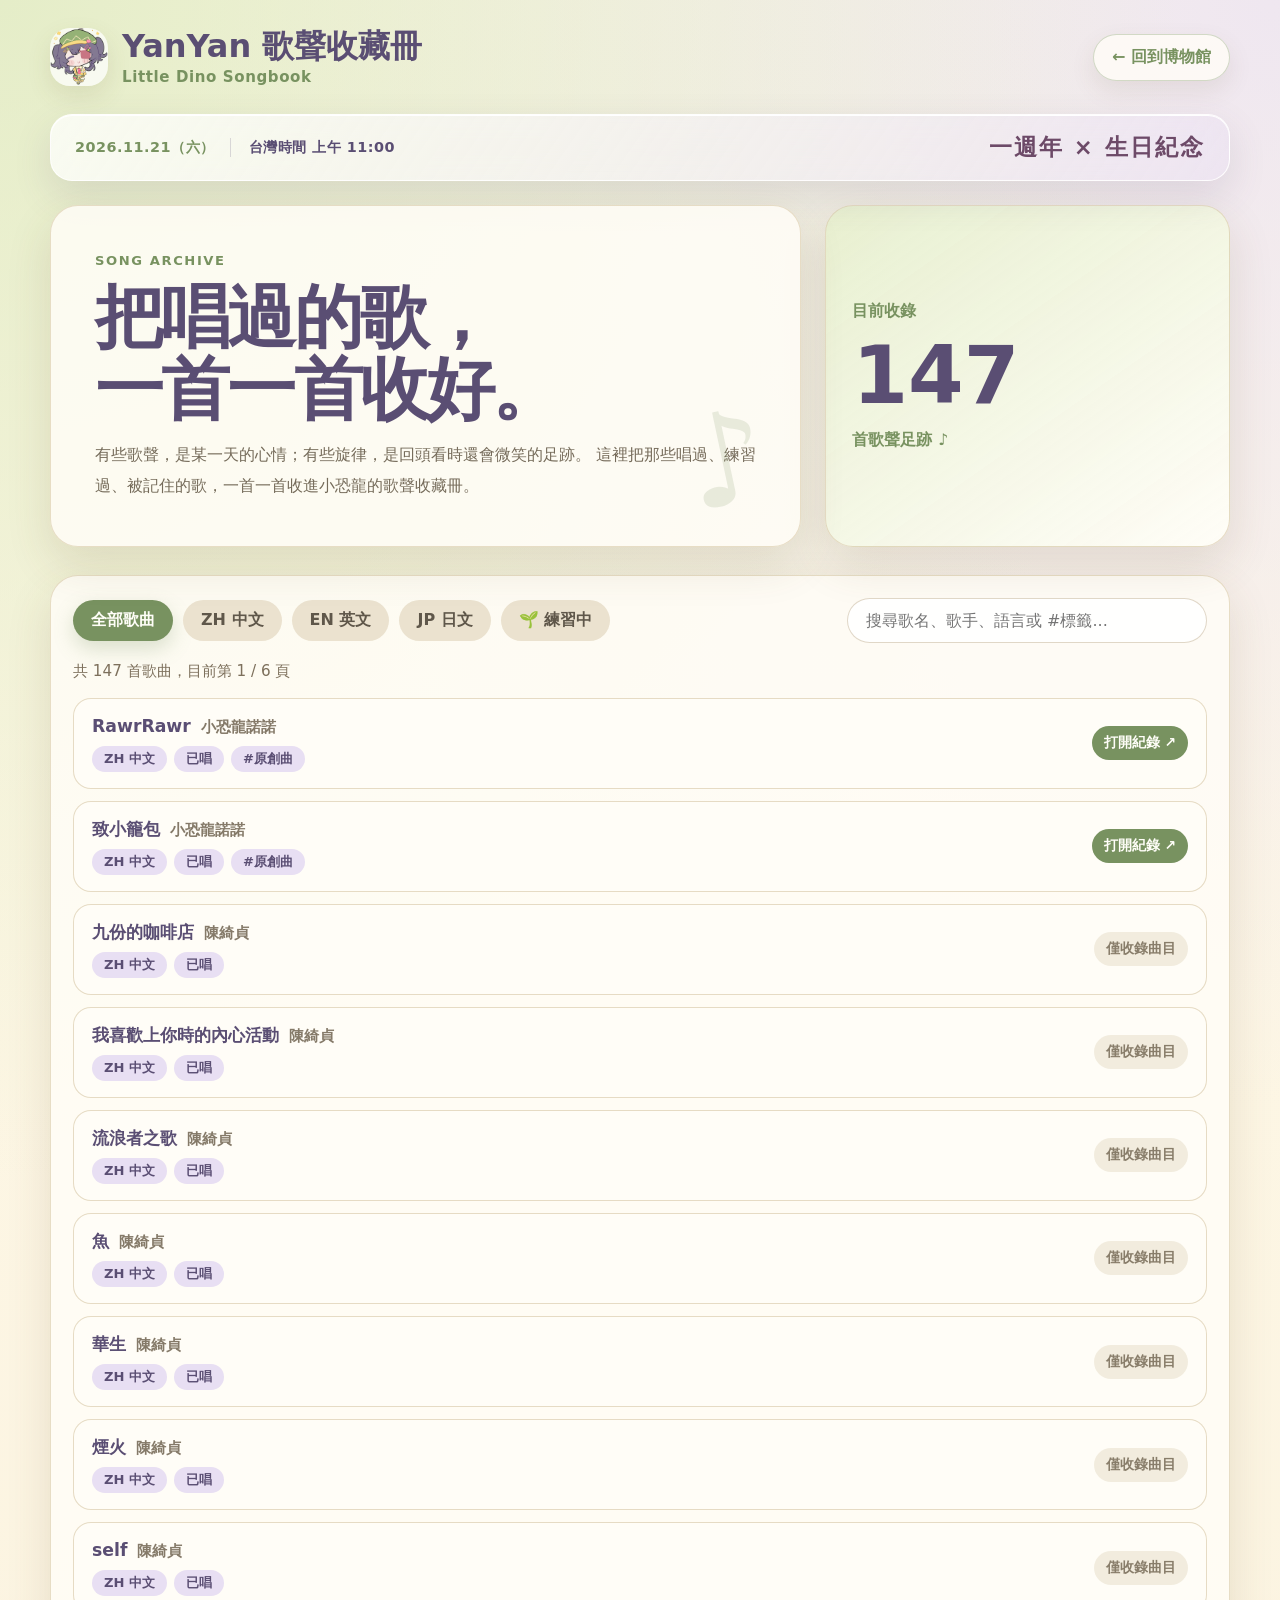
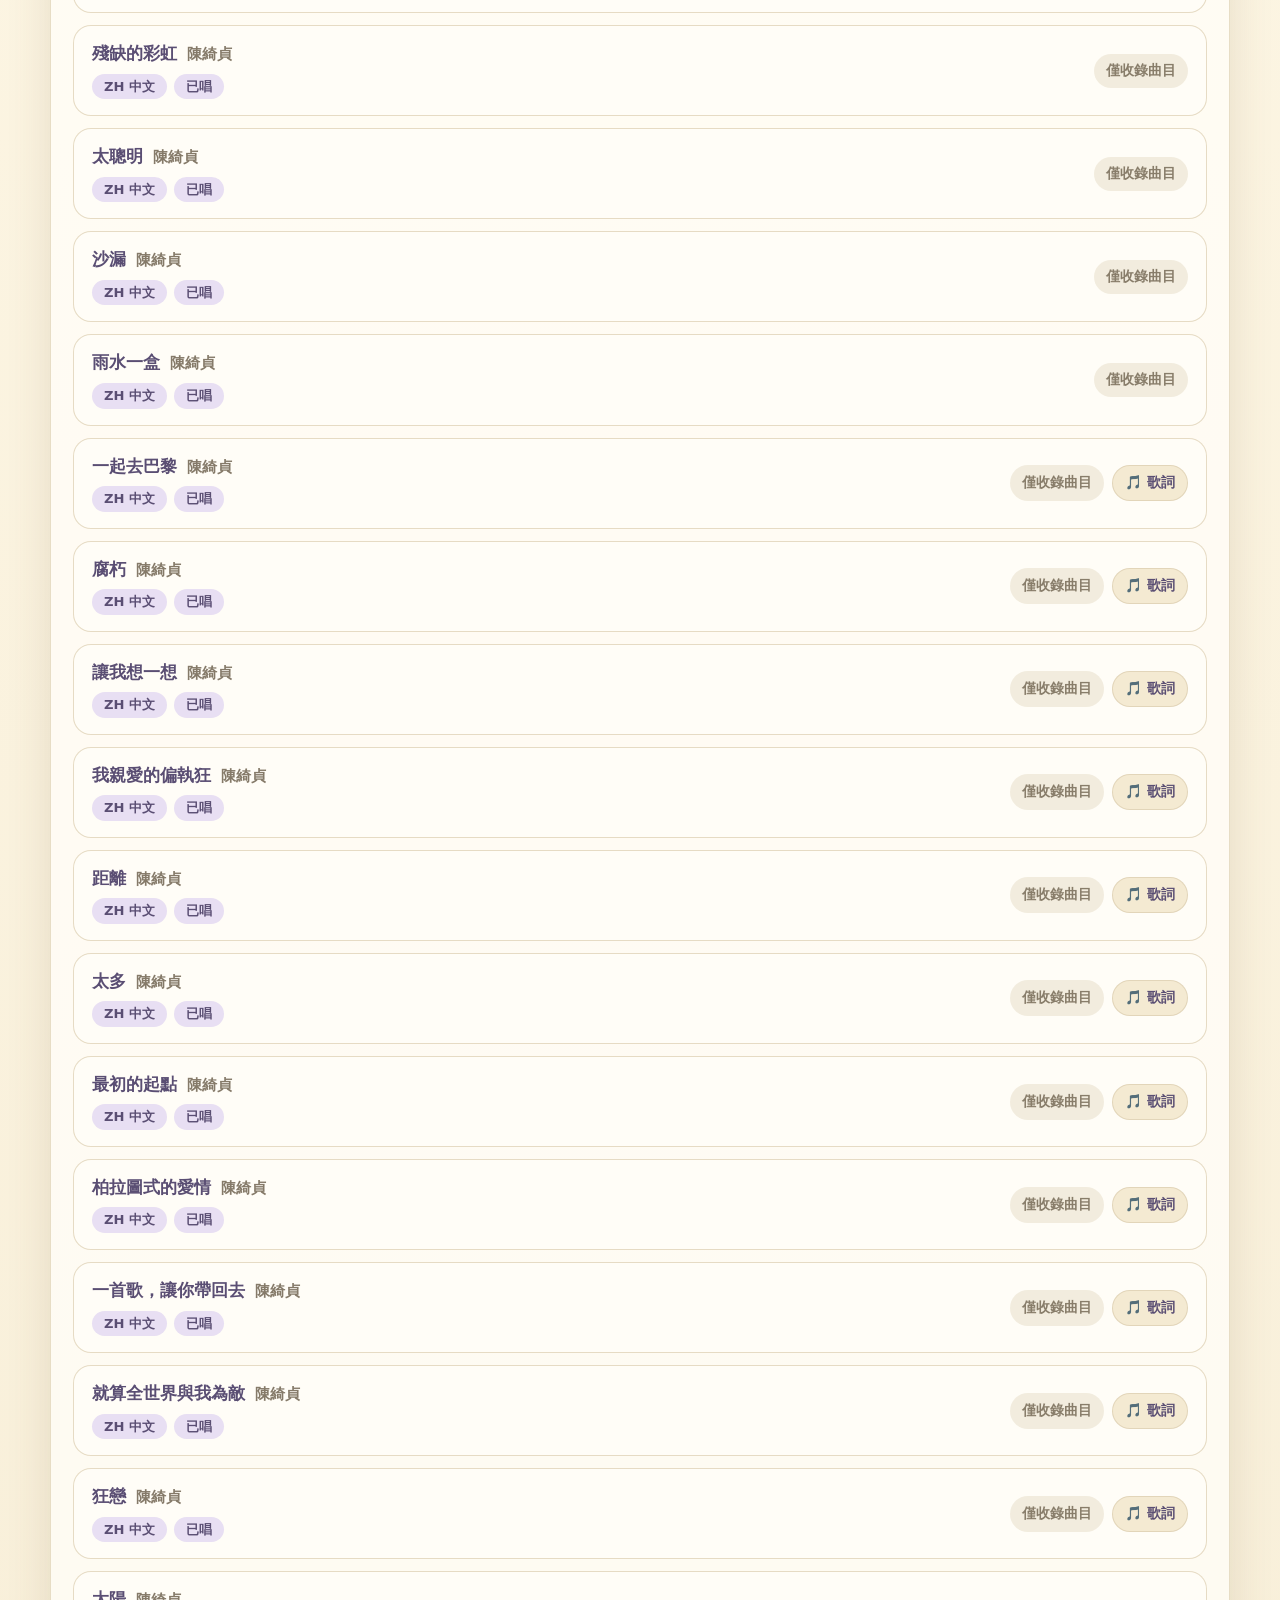
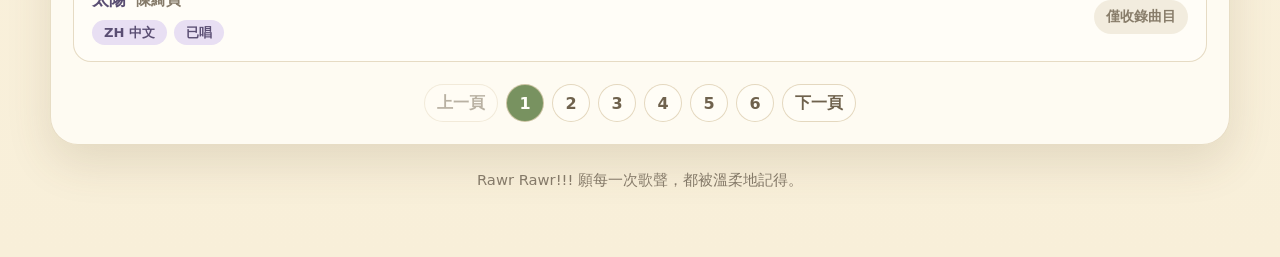
<file: songbook.html>
<!DOCTYPE html>
<html lang="zh-Hant">
<head>
    <meta charset="UTF-8">
    <meta name="viewport" content="width=device-width, initial-scale=1.0">
    <title>YanYan 歌聲收藏冊｜恐龍諾諾博物館</title>
    <style>
        :root {
            --cream: #fff8e8;
            --cream-deep: #f4ead2;
            --paper: #fffdf7;
            --green: #789260;
            --green-soft: #dce9bd;
            --green-pale: #eef6d6;
            --purple: #5a4e73;
            --purple-soft: #e8dff3;
            --pink: #ec7aa2;
            --yellow: #f5d77b;
            --brown: #6f624d;
            --line: #ded0b3;
            --shadow: 0 18px 45px rgba(96, 76, 45, 0.14);
            --radius-lg: 28px;
            --radius-md: 18px;
        }

        * {
            box-sizing: border-box;
        }

        html {
            scroll-behavior: smooth;
        }

        body {
            margin: 0;
            font-family: "Noto Sans TC", "Microsoft JhengHei", "PingFang TC", system-ui, sans-serif;
            color: var(--brown);
            background:
                radial-gradient(circle at top left, rgba(220, 233, 189, 0.75), transparent 32%),
                radial-gradient(circle at top right, rgba(232, 223, 243, 0.7), transparent 30%),
                linear-gradient(180deg, #fff9e9 0%, #f8efd9 100%);
            min-height: 100vh;
            overflow-x: hidden;
        }

        a {
            color: inherit;
            text-decoration: none;
        }

        button,
        input {
            font: inherit;
        }

        .songbook-page {
            width: min(1180px, calc(100% - 36px));
            margin: 0 auto;
            padding: 28px 0 48px;
        }

        .topbar {
            display: flex;
            align-items: center;
            justify-content: space-between;
            gap: 18px;
            margin-bottom: 28px;
        }

        .brand {
            display: flex;
            align-items: center;
            gap: 14px;
        }

        .brand img {
            width: 58px;
            height: 58px;
            object-fit: contain;
            border-radius: 20px;
            background: rgba(255, 255, 255, 0.72);
            box-shadow: 0 10px 25px rgba(104, 88, 51, 0.12);
        }

        .brand-title {
            margin: 0;
            color: var(--purple);
            font-size: clamp(1.35rem, 3vw, 2rem);
            line-height: 1.15;
        }

        .brand-subtitle {
            display: block;
            margin-top: 4px;
            color: var(--green);
            font-size: 0.94rem;
            font-weight: 700;
            letter-spacing: 0.04em;
        }

        .home-link {
            display: inline-flex;
            align-items: center;
            justify-content: center;
            gap: 6px;
            padding: 12px 18px;
            border-radius: 999px;
            border: 1px solid rgba(120, 146, 96, 0.32);
            background: rgba(255, 253, 247, 0.82);
            color: var(--green);
            font-weight: 800;
            box-shadow: 0 10px 24px rgba(94, 80, 48, 0.1);
            transition: transform 0.2s ease, background 0.2s ease;
            white-space: nowrap;
        }

        .home-link:hover {
            transform: translateY(-2px);
            background: #ffffff;
        }

        .anniversary-notice {
            position: relative;
            isolation: isolate;
            display: grid;
            grid-template-columns: auto auto 1fr;
            align-items: center;
            gap: 0;
            margin-bottom: 24px;
            padding: 17px 24px;
            overflow: hidden;
            border: 1px solid rgba(255, 255, 255, 0.88);
            border-radius: 22px;
            color: var(--purple);
            background: linear-gradient(125deg, rgba(255, 255, 255, 0.75), rgba(232, 223, 243, 0.45));
            box-shadow: 0 15px 38px rgba(90, 78, 115, 0.14), inset 0 1px 0 rgba(255, 255, 255, 0.96);
            backdrop-filter: blur(14px) saturate(1.18);
            -webkit-backdrop-filter: blur(14px) saturate(1.18);
        }

        .anniversary-notice::before {
            content: "";
            position: absolute;
            z-index: -1;
            top: -85%;
            left: -38%;
            width: 22%;
            height: 270%;
            opacity: 0;
            transform: rotate(18deg);
            background: linear-gradient(90deg, transparent, rgba(255, 255, 255, 0.94), transparent);
            animation: anniversaryGlassShine 3s ease-in-out infinite;
            pointer-events: none;
        }

        .anniversary-notice-date,
        .anniversary-notice-time {
            position: relative;
            z-index: 1;
            font-size: 0.9rem;
            font-weight: 850;
            letter-spacing: 0.035em;
            white-space: nowrap;
        }

        .anniversary-notice-date {
            padding-right: 15px;
            color: var(--green);
        }

        .anniversary-notice-time {
            padding: 0 18px;
            border-left: 1px solid rgba(90, 78, 115, 0.2);
        }

        .anniversary-notice strong {
            position: relative;
            z-index: 1;
            justify-self: end;
            color: #6d4a68;
            font-size: clamp(1.08rem, 2.2vw, 1.42rem);
            letter-spacing: 0.09em;
        }

        @keyframes anniversaryGlassShine {
            0%, 7% { left: -38%; opacity: 0; }
            12% { opacity: 0.88; }
            38% { left: 118%; opacity: 0; }
            100% { left: 118%; opacity: 0; }
        }

        .hero {
            display: grid;
            grid-template-columns: 1.3fr 0.7fr;
            gap: 24px;
            align-items: stretch;
            margin-bottom: 28px;
        }

        .hero-copy,
        .hero-card,
        .songbook-panel {
            border: 1px solid rgba(222, 208, 179, 0.72);
            background: rgba(255, 253, 247, 0.84);
            box-shadow: var(--shadow);
            border-radius: var(--radius-lg);
        }

        .hero-copy {
            padding: clamp(24px, 5vw, 44px);
            position: relative;
            overflow: hidden;
        }

        .hero-copy::after {
            content: "♪";
            position: absolute;
            right: 34px;
            bottom: 12px;
            color: rgba(120, 146, 96, 0.16);
            font-size: 8rem;
            font-weight: 900;
            transform: rotate(-12deg);
        }

        .kicker {
            display: inline-flex;
            align-items: center;
            gap: 8px;
            color: var(--green);
            font-size: 0.82rem;
            font-weight: 900;
            letter-spacing: 0.12em;
            text-transform: uppercase;
        }

        .hero h2 {
            margin: 12px 0 14px;
            color: var(--purple);
            font-size: clamp(2rem, 6vw, 4.3rem);
            line-height: 1.05;
            letter-spacing: -0.04em;
        }

        .hero p {
            max-width: 680px;
            margin: 0;
            color: #756b5a;
            line-height: 1.9;
            font-size: 1.02rem;
        }

        .hero-card {
            padding: 26px;
            display: flex;
            flex-direction: column;
            justify-content: center;
            gap: 16px;
            min-height: 250px;
            background:
                linear-gradient(145deg, rgba(220, 233, 189, 0.66), rgba(255, 253, 247, 0.86)),
                rgba(255, 253, 247, 0.9);
        }

        .hero-card .count {
            color: var(--purple);
            font-size: clamp(2.5rem, 7vw, 5rem);
            line-height: 0.95;
            font-weight: 900;
        }

        .hero-card span {
            color: var(--green);
            font-weight: 900;
        }

        .songbook-panel {
            padding: 22px;
        }

        .controls {
            display: flex;
            justify-content: space-between;
            gap: 18px;
            align-items: center;
            margin-bottom: 18px;
        }

        .filter-row {
            display: flex;
            gap: 10px;
            flex-wrap: wrap;
        }

        .filter-btn {
            border: 0;
            cursor: pointer;
            border-radius: 999px;
            padding: 10px 18px;
            color: #5f574a;
            background: #ebe2cf;
            font-weight: 900;
            transition: transform 0.16s ease, background 0.16s ease, color 0.16s ease;
        }

        .filter-btn:hover {
            transform: translateY(-1px);
            background: var(--green-pale);
            color: var(--green);
        }

        .filter-btn.active {
            background: var(--green);
            color: #fffef8;
            box-shadow: 0 8px 20px rgba(120, 146, 96, 0.26);
        }

        .search-wrap {
            position: relative;
            min-width: min(360px, 100%);
        }

        .search-input {
            width: 100%;
            border: 1px solid rgba(166, 141, 97, 0.35);
            border-radius: 999px;
            padding: 12px 44px 12px 18px;
            color: var(--purple);
            background: rgba(255, 255, 255, 0.86);
            outline: none;
            box-shadow: inset 0 1px 0 rgba(255, 255, 255, 0.7);
        }

        .search-input:focus {
            border-color: rgba(120, 146, 96, 0.72);
            box-shadow: 0 0 0 4px rgba(220, 233, 189, 0.58);
        }

        .search-clear {
            position: absolute;
            right: 8px;
            top: 50%;
            transform: translateY(-50%);
            width: 30px;
            height: 30px;
            border: 0;
            border-radius: 50%;
            cursor: pointer;
            background: var(--cream-deep);
            color: var(--brown);
            font-size: 1.15rem;
            line-height: 1;
        }

        .search-clear:hover {
            background: var(--purple-soft);
            color: var(--purple);
        }

        .hidden {
            display: none !important;
        }

        .result-summary {
            color: #7d705c;
            font-size: 0.95rem;
            margin: 6px 0 16px;
        }

        .song-list {
            display: grid;
            gap: 12px;
            min-height: 520px;
            align-content: flex-start;
        }

        .song-row {
            display: grid;
            grid-template-columns: 1fr auto;
            gap: 16px;
            align-items: center;
            padding: 16px 18px;
            border-radius: var(--radius-md);
            border: 1px solid rgba(222, 208, 179, 0.74);
            background: rgba(255, 253, 247, 0.88);
            color: var(--brown);
            transition: transform 0.16s ease, box-shadow 0.16s ease, border-color 0.16s ease;
        }

        .song-row.has-link:hover {
            transform: translateY(-2px);
            border-color: rgba(120, 146, 96, 0.55);
            box-shadow: 0 12px 30px rgba(96, 76, 45, 0.13);
        }

        .song-main {
            min-width: 0;
        }

        .song-title-line {
            display: flex;
            align-items: baseline;
            gap: 10px;
            flex-wrap: wrap;
            margin-bottom: 8px;
        }

        .song-title {
            color: var(--purple);
            font-size: 1.08rem;
            font-weight: 900;
            line-height: 1.35;
        }

        .song-artist {
            color: #857a69;
            font-size: 0.96rem;
            font-weight: 700;
        }

        .song-tags {
            display: flex;
            flex-wrap: wrap;
            gap: 7px;
        }

        .song-badge {
            display: inline-flex;
            align-items: center;
            gap: 4px;
            padding: 5px 9px;
            border-radius: 999px;
            background: var(--purple-soft);
            color: var(--purple);
            font-size: 0.8rem;
            font-weight: 900;
            line-height: 1.2;
        }

        .song-badge.status-pending {
            background: var(--green-pale);
            color: var(--green);
        }

        .song-tag-badge {
            background: #f2ead8;
            color: #7b6b53;
        }

        .song-actions {
            display: flex;
            flex-wrap: wrap;
            justify-content: flex-end;
            gap: 8px;
            min-width: 170px;
        }

        .song-link,
        .performance-link,
        .song-muted {
            display: inline-flex;
            align-items: center;
            justify-content: center;
            border-radius: 999px;
            padding: 8px 12px;
            font-size: 0.86rem;
            font-weight: 900;
            white-space: nowrap;
        }

        .song-link {
            background: var(--green);
            color: #fffef8;
        }

        .performance-link {
            background: var(--cream-deep);
            color: var(--purple);
            border: 1px solid rgba(222, 208, 179, 0.78);
        }

        .performance-link:hover {
            background: var(--green-pale);
            color: var(--green);
        }

        .song-muted {
            background: rgba(235, 226, 207, 0.62);
            color: #887d6a;
        }

        .empty-state {
            display: flex;
            align-items: center;
            justify-content: center;
            min-height: 320px;
            border-radius: var(--radius-md);
            border: 1px dashed rgba(166, 141, 97, 0.45);
            background: rgba(255, 253, 247, 0.7);
            color: #7b705e;
            text-align: center;
            line-height: 1.8;
            padding: 24px;
        }

        .pagination {
            display: flex;
            justify-content: center;
            flex-wrap: wrap;
            gap: 8px;
            margin-top: 22px;
        }

        .pagination button,
        .pagination span {
            min-width: 38px;
            height: 38px;
            border-radius: 999px;
            border: 1px solid rgba(222, 208, 179, 0.82);
            background: rgba(255, 253, 247, 0.86);
            color: var(--brown);
            font-weight: 900;
            display: inline-flex;
            align-items: center;
            justify-content: center;
            padding: 0 12px;
        }

        .pagination button {
            cursor: pointer;
        }

        .pagination button:hover:not(:disabled) {
            background: var(--green-pale);
            color: var(--green);
        }

        .pagination button.active {
            background: var(--green);
            color: #fffef8;
        }

        .pagination button:disabled {
            opacity: 0.48;
            cursor: not-allowed;
        }

        .footer-note {
            margin-top: 22px;
            color: #857a69;
            text-align: center;
            line-height: 1.8;
            font-size: 0.92rem;
        }

        @media (max-width: 820px) {
            .songbook-page {
                width: min(100% - 22px, 1180px);
                padding-top: 18px;
            }

            .hero,
            .song-row {
                grid-template-columns: 1fr;
            }

            .topbar,
            .controls {
                flex-direction: column;
                align-items: stretch;
                gap: 14px;
            }

            .brand {
                align-items: center;
            }

            .brand img {
                width: 52px;
                height: 52px;
                flex: 0 0 auto;
            }

            .brand-title {
                font-size: 1.55rem;
            }

            .brand-subtitle {
                font-size: 0.9rem;
            }

            .home-link {
                width: 100%;
                min-height: 48px;
            }

            .anniversary-notice {
                grid-template-columns: 1fr;
                gap: 3px;
                margin-bottom: 18px;
                padding: 16px 20px 17px;
            }

            .anniversary-notice-date,
            .anniversary-notice-time {
                padding: 0;
                border-left: 0;
                white-space: normal;
            }

            .anniversary-notice strong {
                justify-self: start;
                margin-top: 4px;
            }

            .hero {
                gap: 16px;
                margin-bottom: 18px;
            }

            .hero-copy {
                padding: 26px 24px;
            }

            .hero h2 {
                font-size: clamp(2.25rem, 12vw, 3.25rem);
                letter-spacing: -0.06em;
            }

            .hero p {
                font-size: 1rem;
                line-height: 1.85;
            }

            .hero-card {
                min-height: auto;
                padding: 22px 24px;
            }

            .songbook-panel {
                padding: 16px;
                border-radius: 24px;
            }

            .filter-row {
                width: 100%;
                display: grid;
                grid-template-columns: repeat(2, minmax(0, 1fr));
                gap: 10px;
            }

            .filter-btn {
                width: 100%;
                min-height: 44px;
                padding: 10px 12px;
                white-space: nowrap;
                text-align: center;
            }

            .search-wrap {
                min-width: 100%;
                width: 100%;
            }

            .search-input {
                width: 100%;
                font-size: 0.98rem;
            }

            .song-row {
                display: block;
                padding: 18px;
                border-radius: 22px;
            }

            .song-title-line {
                display: block;
            }

            .song-title {
                font-size: 1.18rem;
                margin-bottom: 8px;
                overflow-wrap: anywhere;
            }

            .song-artist {
                display: block;
                font-size: 0.98rem;
                margin-bottom: 10px;
            }

            .song-actions {
                justify-content: flex-start;
                min-width: 0;
                margin-top: 12px;
            }

            .song-link,
            .performance-link,
            .song-muted {
                min-height: 42px;
                padding: 9px 14px;
            }

            .song-list {
                min-height: 420px;
            }
        }

        @media (max-width: 430px) {
            .songbook-page {
                width: min(100% - 16px, 1180px);
                padding-top: 14px;
            }

            .brand {
                gap: 10px;
            }

            .brand img {
                width: 46px;
                height: 46px;
                border-radius: 16px;
            }

            .brand-title {
                font-size: 1.35rem;
            }

            .anniversary-notice {
                padding: 15px 17px 16px;
                border-radius: 18px;
            }

            .hero-copy {
                padding: 24px 20px;
            }

            .hero h2 {
                font-size: clamp(2rem, 11vw, 2.7rem);
            }

            .songbook-panel {
                padding: 14px;
            }

            .filter-row {
                gap: 8px;
            }

            .filter-btn {
                min-height: 42px;
                padding: 9px 8px;
                font-size: 0.92rem;
            }

            .result-summary {
                padding: 0 4px;
            }

            .song-row {
                padding: 16px;
            }
        }
    

        .song-header {
            border: 1px solid rgba(222, 208, 179, 0.72);
            background: rgba(255, 253, 247, 0.88);
            box-shadow: var(--shadow);
            border-radius: var(--radius-lg);
            padding: clamp(24px, 5vw, 40px);
            margin-bottom: 22px;
            position: relative;
            overflow: hidden;
        }

        .song-header::after {
            content: "♪";
            position: absolute;
            right: 28px;
            bottom: 4px;
            color: rgba(120, 146, 96, 0.12);
            font-size: 7rem;
            font-weight: 900;
            transform: rotate(-12deg);
            pointer-events: none;
        }

        .song-kicker {
            display: inline-flex;
            align-items: center;
            gap: 8px;
            color: var(--green);
            font-size: 0.8rem;
            font-weight: 900;
            letter-spacing: 0.12em;
            text-transform: uppercase;
            margin-bottom: 10px;
        }

        .song-name {
            margin: 0 0 8px;
            color: var(--purple);
            font-size: clamp(1.8rem, 6vw, 2.8rem);
            line-height: 1.1;
            letter-spacing: -0.03em;
        }

        .song-meta {
            color: #857a69;
            font-size: 1rem;
            font-weight: 700;
            margin-bottom: 18px;
        }

        .song-meta span {
            margin: 0 6px;
            opacity: 0.5;
        }

        .song-badges {
            display: flex;
            flex-wrap: wrap;
            gap: 8px;
        }

        .song-badge {
            display: inline-flex;
            align-items: center;
            gap: 4px;
            padding: 5px 12px;
            border-radius: 999px;
            background: var(--purple-soft);
            color: var(--purple);
            font-size: 0.82rem;
            font-weight: 900;
        }

        .song-badge.green {
            background: var(--green-pale);
            color: var(--green);
        }

        /* ── Player / Backing section ── */
        .song-section {
            border: 1px solid rgba(222, 208, 179, 0.72);
            background: rgba(255, 253, 247, 0.88);
            box-shadow: var(--shadow);
            border-radius: var(--radius-lg);
            padding: clamp(20px, 4vw, 32px);
            margin-bottom: 22px;
        }

        .section-title {
            display: flex;
            align-items: center;
            gap: 10px;
            color: var(--purple);
            font-weight: 900;
            font-size: 1rem;
            margin: 0 0 18px;
        }

        /* YT backing link */
        .backing-yt-link {
            display: inline-flex;
            align-items: center;
            gap: 10px;
            padding: 14px 24px;
            border-radius: 999px;
            background: #ff0000;
            color: #fff;
            font-weight: 900;
            font-size: 1rem;
            box-shadow: 0 8px 24px rgba(255, 0, 0, 0.25);
            transition: transform 0.18s ease, box-shadow 0.18s ease;
        }

        .backing-yt-link:hover {
            transform: translateY(-2px);
            box-shadow: 0 14px 32px rgba(255, 0, 0, 0.32);
        }

        .backing-yt-link svg {
            width: 22px;
            height: 22px;
            flex: 0 0 auto;
        }

        .backing-note {
            margin-top: 12px;
            font-size: 0.88rem;
            color: #8a7d6a;
        }

        /* Audio player */
        .audio-player {
            background: linear-gradient(145deg, rgba(220, 233, 189, 0.4), rgba(232, 223, 243, 0.25));
            border: 1px solid rgba(222, 208, 179, 0.6);
            border-radius: var(--radius-md);
            padding: 20px 22px;
        }

        .player-controls {
            display: flex;
            align-items: center;
            gap: 14px;
            margin-bottom: 14px;
        }

        .player-btn {
            width: 48px;
            height: 48px;
            border-radius: 50%;
            border: none;
            background: var(--green);
            color: #fff;
            font-size: 1.2rem;
            cursor: pointer;
            display: flex;
            align-items: center;
            justify-content: center;
            box-shadow: 0 6px 18px rgba(120, 146, 96, 0.32);
            transition: transform 0.16s ease, box-shadow 0.16s ease;
            flex: 0 0 auto;
        }

        .player-btn:hover {
            transform: scale(1.08);
            box-shadow: 0 10px 26px rgba(120, 146, 96, 0.4);
        }

        .player-btn:disabled {
            background: rgba(166, 141, 97, 0.35);
            box-shadow: none;
            cursor: not-allowed;
        }

        .player-time-wrap {
            flex: 1;
            min-width: 0;
        }

        .player-progress-wrap {
            position: relative;
            height: 6px;
            background: rgba(166, 141, 97, 0.25);
            border-radius: 999px;
            cursor: pointer;
            margin-bottom: 8px;
        }

        .player-progress-fill {
            height: 100%;
            background: var(--green);
            border-radius: 999px;
            width: 0%;
            transition: width 0.1s linear;
            pointer-events: none;
        }

        .player-progress-thumb {
            position: absolute;
            top: 50%;
            left: 0%;
            transform: translate(-50%, -50%);
            width: 14px;
            height: 14px;
            border-radius: 50%;
            background: var(--green);
            box-shadow: 0 2px 8px rgba(120, 146, 96, 0.4);
            pointer-events: none;
        }

        .player-times {
            display: flex;
            justify-content: space-between;
            font-size: 0.8rem;
            color: #8a7d6a;
            font-weight: 700;
        }

        .player-volume {
            display: flex;
            align-items: center;
            gap: 8px;
            margin-top: 12px;
            font-size: 0.85rem;
            color: #8a7d6a;
        }

        .player-volume input[type="range"] {
            -webkit-appearance: none;
            height: 4px;
            border-radius: 999px;
            background: rgba(166, 141, 97, 0.3);
            width: 100px;
            cursor: pointer;
            outline: none;
        }

        .player-volume input[type="range"]::-webkit-slider-thumb {
            -webkit-appearance: none;
            width: 14px;
            height: 14px;
            border-radius: 50%;
            background: var(--green);
            cursor: pointer;
        }

        .player-no-file {
            text-align: center;
            padding: 24px;
            color: #8a7d6a;
            font-size: 0.95rem;
            line-height: 1.8;
        }

        .player-no-file strong {
            display: block;
            color: var(--purple);
            margin-bottom: 6px;
            font-size: 1.05rem;
        }

        /* Lyrics */
        .lyrics-block {
            white-space: pre-line;
            line-height: 2.2;
            font-size: 1.05rem;
            color: var(--brown);
            letter-spacing: 0.02em;
        }

        .lyrics-block p {
            margin: 0 0 1.5em;
        }

        /* Not found state */
        .not-found {
            text-align: center;
            padding: 60px 24px;
            color: #8a7d6a;
            line-height: 2;
        }

        .not-found strong {
            display: block;
            color: var(--purple);
            font-size: 1.3rem;
            margin-bottom: 10px;
        }

        @media (prefers-reduced-motion: reduce) {
            .anniversary-notice::before {
                animation: none !important;
            }
        }

    </style>
</head>
<body>
    <main class="songbook-page">
        <header class="topbar">
            <a class="brand" href="https://yanyanmuseum.pages.dev/" aria-label="回到恐龍諾諾博物館首頁">
                <img src="images/nono-chibi.png" alt="YanYan 小恐龍 Q 版圖">
                <h1 class="brand-title">
                    YanYan 歌聲收藏冊
                    <span class="brand-subtitle">Little Dino Songbook</span>
                </h1>
            </a>
            <a class="home-link" href="https://yanyanmuseum.pages.dev/">← 回到博物館</a>
        </header>

        <div id="songDetailContainer"></div>
        <div class="anniversary-notice" role="note" aria-label="一週年與生日紀念活動時間">
            <span class="anniversary-notice-date">2026.11.21（六）</span>
            <span class="anniversary-notice-time">台灣時間 上午 11:00</span>
            <strong>一週年 × 生日紀念</strong>
        </div>
        <section class="hero" aria-labelledby="songbook-title">
            <div class="hero-copy">
                <span class="kicker">Song Archive</span>
                <h2 id="songbook-title">把唱過的歌，<br>一首一首收好。</h2>
                <p>
                    有些歌聲，是某一天的心情；有些旋律，是回頭看時還會微笑的足跡。
                    這裡把那些唱過、練習過、被記住的歌，一首一首收進小恐龍的歌聲收藏冊。
                </p>
            </div>
            <aside class="hero-card" aria-label="歌單統計">
                <span>目前收錄</span>
                <div class="count" id="songTotalCount">--</div>
                <span>首歌聲足跡 ♪</span>
            </aside>
        </section>

        <section class="songbook-panel" aria-label="歌單搜尋與列表">
            <div class="controls">
                <div class="filter-row" id="songFilterBtnContainer">
                    <button class="filter-btn active" type="button" data-filter="all">全部歌曲</button>
                    <button class="filter-btn" type="button" data-filter="ZH">ZH 中文</button>
                    <button class="filter-btn" type="button" data-filter="EN">EN 英文</button>
                    <button class="filter-btn" type="button" data-filter="JP">JP 日文</button>
                    <button class="filter-btn" type="button" data-filter="練習中">🌱 練習中</button>
                </div>

                <div class="search-wrap">
                    <input
                        type="text"
                        id="searchSongInput"
                        class="search-input"
                        placeholder="搜尋歌名、歌手、語言或 #標籤..."
                        autocomplete="off"
                    >
                    <button class="search-clear hidden" id="songSearchClearBtn" type="button" aria-label="清除歌單搜尋">×</button>
                </div>
            </div>

            <div id="songResultSummary" class="result-summary" aria-live="polite"></div>
            <div class="song-list" id="songListContainer"></div>
            <div id="songPagination" class="pagination" aria-label="歌單分頁"></div>
        </section>

        <p class="footer-note">Rawr Rawr!!! 願每一次歌聲，都被溫柔地記得。</p>
    </main>

    <script src="data/contentMap.js?v=20261027b"></script>
    <script src="data/vodData.js"></script>
    <script src="data/songData.js?v=20261027b"></script>
    <script src="data/songLyrics.js"></script>
    <script src="data.js"></script>
    <script>
        const {
            contentMap: otherContentMap = {},
            vodData = [],
            songData = []
        } = window.museumData || {};

        const songLyricsMap = {};
        ((window.museumDataParts && window.museumDataParts.songLyrics) || []).forEach(l => {
            if (l.id) songLyricsMap[l.id] = l;
        });

        const contentMap = { ...otherContentMap };
        [...vodData, ...songData].forEach(item => {
            if (!item || !item.id) return;
            if (!contentMap[item.id]) {
                contentMap[item.id] = item;
            }
        });

        const songListContainer = document.getElementById('songListContainer');
        const songResultSummary = document.getElementById('songResultSummary');
        const songPagination = document.getElementById('songPagination');
        const searchSongInput = document.getElementById('searchSongInput');
        const songSearchClearBtn = document.getElementById('songSearchClearBtn');
        const songFilterBtnContainer = document.getElementById('songFilterBtnContainer');
        const songTotalCount = document.getElementById('songTotalCount');

        const SONG_SEARCH_DEBOUNCE_MS = 200;
        const SONG_ITEMS_PER_PAGE = 25;
        let currentSongFilter = 'all';
        let currentSongPage = 1;
        let songSearchTimer = null;

        songTotalCount.textContent = songData.length;

        function escapeHtml(value) {
            return String(value || "")
                .replace(/&/g, "&amp;")
                .replace(/</g, "&lt;")
                .replace(/>/g, "&gt;")
                .replace(/"/g, "&quot;")
                .replace(/'/g, "&#039;");
        }

        function getContent(sourceId) {
            if (!sourceId) return null;
            const content = contentMap[sourceId];
            if (!content) {
                console.warn(`songbook.html 找不到 sourceId：${sourceId}`);
                return null;
            }
            return content;
        }

        function resolveItem(item = {}) {
            return item.sourceId ? { ...getContent(item.sourceId), ...item } : item;
        }

        function getPrimaryLink(content = {}, fallback = "") {
            return content.link || content.youtube || content.xLink || fallback || "";
        }

        function normalizeSongSearchKeyword(value) {
            return String(value || "")
                .toLowerCase()
                .trim()
                .replace(/^#+/, "");
        }

        function getSongTagList(tags) {
            if (Array.isArray(tags)) {
                return tags.map(tag => String(tag || "").trim()).filter(Boolean);
            }
            return String(tags || "")
                .split(/[,，]/)
                .map(tag => tag.trim())
                .filter(Boolean);
        }

        function normalizeSongTags(tags) {
            return getSongTagList(tags).join(" ");
        }

        function getSongSearchText(song) {
            return [
                song.title,
                song.artist,
                song.singer,
                song.language,
                formatDisplayLanguage(song.language),
                song.status,
                normalizeSongTags(song.tags)
            ].join(" ").toLowerCase();
        }

        function getDisplayStatus(status) {
            if (status === "待練" || status === "練習中") return "練習中";
            return status || "已收錄";
        }

        function renderSongPerformances(song, performances) {
            if (!Array.isArray(performances) || performances.length === 0) return "";

            return performances.map((performance, index) => {
                const label = performance.label || performance.date || `版本 ${index + 1}`;
                const source = getContent(performance.sourceId);
                const link = source ? getPrimaryLink(source) : "";

                if (!link) {
                    return `<span class="song-muted">${escapeHtml(label)}</span>`;
                }

                return `
                    <a class="performance-link" href="${escapeHtml(link)}" target="_blank" rel="noopener">
                        ${escapeHtml(label)} ↗
                    </a>
                `;
            }).join("");
        }

        function renderSongs(songs) {
            const html = songs.map(songItem => {
                const song = resolveItem(songItem);
                const title = song.title || "未命名歌曲";
                const artist = song.artist || song.singer || "未填歌手";
                const status = getDisplayStatus(song.status);
                const isPracticing = status === "練習中";
                const tags = getSongTagList(song.tags);
                const performances = Array.isArray(song.performances) ? song.performances : [];
                const hasPerformances = performances.length > 0;
                const link = getPrimaryLink(song);
                const statusBadge = `<span class="song-badge ${isPracticing ? "status-pending" : ""}">${isPracticing ? "🌱 " : ""}${escapeHtml(status)}</span>`;
                const tagBadges = tags
                    .map(tag => `<span class="song-badge song-tag-badge">#${escapeHtml(tag)}</span>`)
                    .join("");
                const hasLyrics = Boolean(songLyricsMap[song.id || songItem.id]);
                const lyricEntry = songLyricsMap[song.id || songItem.id];
                const lyricsLabel = lyricEntry && lyricEntry.backingYt && !lyricEntry.lyrics ? '🎵 伴奏' : '🎵 歌詞';
                const lyricsBtn = hasLyrics
                    ? `<a class="performance-link" href="?id=${escapeHtml(song.id || songItem.id)}">${lyricsLabel}</a>`
                    : '';

                // 有 lyricsBtn 時不能讓整個 row 是 <a>（避免 <a> 嵌套 <a>）
                const useRowLink = !hasPerformances && link && !hasLyrics;
                const rowTag = useRowLink ? "a" : "article";
                const linkAttrs = useRowLink ? `href="${escapeHtml(link)}" target="_blank" rel="noopener"` : "";
                const rowClass = `song-row ${useRowLink ? "has-link" : ""}`;

                const recordBtn = !hasPerformances && link && hasLyrics
                    ? `<a class="song-link" href="${escapeHtml(link)}" target="_blank" rel="noopener">打開紀錄 ↗</a>`
                    : '';

                const actionHtml = (hasPerformances
                    ? renderSongPerformances(song, performances)
                    : useRowLink
                        ? `<span class="song-link">打開紀錄 ↗</span>`
                        : !link
                            ? `<span class="song-muted">僅收錄曲目</span>`
                            : recordBtn) + lyricsBtn;

                return `
                    <${rowTag} ${linkAttrs} class="${rowClass}">
                        <div class="song-main">
                            <div class="song-title-line">
                                <div class="song-title">${escapeHtml(title)}</div>
                                <div class="song-artist">${escapeHtml(artist)}</div>
                            </div>
                            <div class="song-tags">
                                <span class="song-badge">${escapeHtml(formatDisplayLanguage(song.language) || "未分類")}</span>
                                ${statusBadge}
                                ${tagBadges}
                            </div>
                        </div>
                        <div class="song-actions">${actionHtml}</div>
                    </${rowTag}>
                `;
            }).join("");

            songListContainer.innerHTML = html;
        }

        function formatDisplayLanguage(lang) {
            if (!lang) return '';
            const l = String(lang).toUpperCase().trim();
            if (l === 'ZH' || l === '中文') return 'ZH 中文';
            if (l === 'EN' || l === '英文') return 'EN 英文';
            if (l === 'JP' || l === '日文') return 'JP 日文';
            return lang;
        }

        function isSongLanguageMatch(songLang, filterLang) {
            if (!songLang || !filterLang) return false;
            const s = String(songLang).toUpperCase().trim();
            const f = String(filterLang).toUpperCase().trim();
            if (s === f) return true;
            if ((s === 'ZH' || s === '中文') && (f === 'ZH' || f === '中文' || f.includes('ZH') || f.includes('中文'))) return true;
            if ((s === 'EN' || s === '英文') && (f === 'EN' || f === '英文' || f.includes('EN') || f.includes('英文'))) return true;
            if ((s === 'JP' || s === '日文') && (f === 'JP' || f === '日文' || f.includes('JP') || f.includes('日文'))) return true;
            return false;
        }

        function getSongPriorityScore(songItem) {
            const song = resolveItem(songItem);
            const lyric = songLyricsMap[song.id || songItem.id];
            const isNonoOriginal = song.id === 'song_original_rawr_rawr'
                || song.id === 'song_original_zhi_xiaolongbao';
            const isCqz = String(song.artist || '').includes('陳綺貞');
            const hasBackingFile = Boolean(lyric && lyric.backingFile);

            if (isNonoOriginal) return 1;
            if (isCqz) return 2;
            if (hasBackingFile) return 3;
            return 4;
        }

        function getFilteredSongData() {
            const keyword = normalizeSongSearchKeyword(searchSongInput.value);

            return songData.filter(songItem => {
                const song = resolveItem(songItem);
                const isPracticing = song.status === "待練" || song.status === "練習中";
                const matchFilter = currentSongFilter === "all"
                    || isSongLanguageMatch(song.language, currentSongFilter)
                    || (currentSongFilter === "練習中" && isPracticing);
                const matchSearch = !keyword || getSongSearchText(song).includes(keyword);

                return matchFilter && matchSearch;
            }).sort((a, b) => getSongPriorityScore(a) - getSongPriorityScore(b));
        }

        function getSongPageItems(totalPages) {
            if (totalPages <= 7) {
                return Array.from({ length: totalPages }, (_, index) => index + 1);
            }

            const pages = new Set([1, totalPages]);
            for (let page = currentSongPage - 2; page <= currentSongPage + 2; page += 1) {
                if (page > 1 && page < totalPages) pages.add(page);
            }

            return [...pages].sort((a, b) => a - b);
        }

        function renderSongPagination(totalPages) {
            songPagination.innerHTML = "";
            if (totalPages <= 1) return;

            const createPageButton = (label, page, options = {}) => {
                const button = document.createElement("button");
                button.type = "button";
                button.textContent = label;
                button.disabled = Boolean(options.disabled);
                button.classList.toggle("active", Boolean(options.active));
                button.addEventListener("click", () => changeSongPage(page));
                return button;
            };

            songPagination.appendChild(
                createPageButton("上一頁", currentSongPage - 1, { disabled: currentSongPage === 1 })
            );

            let previousPage = 0;
            getSongPageItems(totalPages).forEach(page => {
                if (previousPage && page - previousPage > 1) {
                    const ellipsis = document.createElement("span");
                    ellipsis.textContent = "…";
                    songPagination.appendChild(ellipsis);
                }
                songPagination.appendChild(
                    createPageButton(String(page), page, { active: page === currentSongPage })
                );
                previousPage = page;
            });

            songPagination.appendChild(
                createPageButton("下一頁", currentSongPage + 1, { disabled: currentSongPage === totalPages })
            );
        }

        function renderSongPage() {
            const filteredSongData = getFilteredSongData();
            const totalItems = filteredSongData.length;

            if (totalItems === 0) {
                songResultSummary.textContent = "沒有找到符合條件的歌曲";
                songListContainer.innerHTML = `
                    <div class="empty-state">
                        沒有找到符合條件的歌曲。<br>
                        可以試試其他關鍵字，或按右側 × 清除搜尋。
                    </div>
                `;
                songPagination.innerHTML = "";
                return;
            }
            if (status === "待練" || status === "練習中") return "練習中";
            return status || "已收錄";
        }

        function renderSongPerformances(song, performances) {
            if (!Array.isArray(performances) || performances.length === 0) return "";

            return performances.map((performance, index) => {
                const label = performance.label || performance.date || `版本 ${index + 1}`;
                const source = getContent(performance.sourceId);
                const link = source ? getPrimaryLink(source) : "";

                if (!link) {
                    return `<span class="song-muted">${escapeHtml(label)}</span>`;
                }

                return `
                    <a class="performance-link" href="${escapeHtml(link)}" target="_blank" rel="noopener">
                        ${escapeHtml(label)} ↗
                    </a>
                `;
            }).join("");
        }

        function renderSongs(songs) {
            const html = songs.map(songItem => {
                const song = resolveItem(songItem);
                const title = song.title || "未命名歌曲";
                const artist = song.artist || song.singer || "未填歌手";
                const status = getDisplayStatus(song.status);
                const isPracticing = status === "練習中";
                const tags = getSongTagList(song.tags);
                const performances = Array.isArray(song.performances) ? song.performances : [];
                const hasPerformances = performances.length > 0;
                const link = getPrimaryLink(song);
                const statusBadge = `<span class="song-badge ${isPracticing ? "status-pending" : ""}">${isPracticing ? "🌱 " : ""}${escapeHtml(status)}</span>`;
                const tagBadges = tags
                    .map(tag => `<span class="song-badge song-tag-badge">#${escapeHtml(tag)}</span>`)
                    .join("");
                const hasLyrics = Boolean(songLyricsMap[song.id || songItem.id]);
                const lyricEntry = songLyricsMap[song.id || songItem.id];
                const lyricsLabel = lyricEntry && lyricEntry.backingYt && !lyricEntry.lyrics ? '🎵 伴奏' : '🎵 歌詞';
                const lyricsBtn = hasLyrics
                    ? `<a class="performance-link" href="?id=${escapeHtml(song.id || songItem.id)}">${lyricsLabel}</a>`
                    : '';

                // 判斷是否為 14 天內上傳的新歌
                let newBadge = '';
                if (lyricEntry && lyricEntry.backingFile && lyricEntry.uploadDate) {
                    try {
                        const uploadDate = new Date(lyricEntry.uploadDate);
                        const today = new Date();
                        uploadDate.setHours(0, 0, 0, 0);
                        today.setHours(0, 0, 0, 0);
                        const diffTime = today - uploadDate;
                        const diffDays = Math.ceil(diffTime / (1000 * 60 * 60 * 24));
                        if (diffDays >= 0 && diffDays <= 14) {
                            newBadge = `<span class="song-badge" style="background: var(--pink); color: #fff;">🔥 NEW</span>`;
                        }
                    } catch (e) {}
                }

                // 有 lyricsBtn 時不能讓整個 row 是 <a>（避免 <a> 嵌套 <a>）
                const useRowLink = !hasPerformances && link && !hasLyrics;
                const rowTag = useRowLink ? "a" : "article";
                const linkAttrs = useRowLink ? `href="${escapeHtml(link)}" target="_blank" rel="noopener"` : "";
                const rowClass = `song-row ${useRowLink ? "has-link" : ""}`;

                const recordBtn = !hasPerformances && link && hasLyrics
                    ? `<a class="song-link" href="${escapeHtml(link)}" target="_blank" rel="noopener">打開紀錄 ↗</a>`
                    : '';

                const actionHtml = (hasPerformances
                    ? renderSongPerformances(song, performances)
                    : useRowLink
                        ? `<span class="song-link">打開紀錄 ↗</span>`
                        : !link
                            ? `<span class="song-muted">僅收錄曲目</span>`
                            : recordBtn) + lyricsBtn;

                return `
                    <${rowTag} ${linkAttrs} class="${rowClass}">
                        <div class="song-main">
                            <div class="song-title-line">
                                <div class="song-title">${escapeHtml(title)}</div>
                                <div class="song-artist">${escapeHtml(artist)}</div>
                            </div>
                            <div class="song-tags">
                                <span class="song-badge">${escapeHtml(formatDisplayLanguage(song.language) || "未分類")}</span>
                                ${newBadge}
                                ${statusBadge}
                                ${tagBadges}
                            </div>
                        </div>
                        <div class="song-actions">${actionHtml}</div>
                    </${rowTag}>
                `;
            }).join("");

            songListContainer.innerHTML = html;
        }

        function formatDisplayLanguage(lang) {
            if (!lang) return '';
            const l = String(lang).toUpperCase().trim();
            if (l === 'ZH' || l === '中文') return 'ZH 中文';
            if (l === 'EN' || l === '英文') return 'EN 英文';
            if (l === 'JP' || l === '日文') return 'JP 日文';
            return lang;
        }

        function isSongLanguageMatch(songLang, filterLang) {
            if (!songLang || !filterLang) return false;
            const s = String(songLang).toUpperCase().trim();
            const f = String(filterLang).toUpperCase().trim();
            if (s === f) return true;
            if ((s === 'ZH' || s === '中文') && (f === 'ZH' || f === '中文' || f.includes('ZH') || f.includes('中文'))) return true;
            if ((s === 'EN' || s === '英文') && (f === 'EN' || f === '英文' || f.includes('EN') || f.includes('英文'))) return true;
            if ((s === 'JP' || s === '日文') && (f === 'JP' || f === '日文' || f.includes('JP') || f.includes('日文'))) return true;
            return false;
        }

        function getSongPriorityScore(songItem) {
            const song = resolveItem(songItem);
            const lyric = songLyricsMap[song.id || songItem.id];
            const isNonoOriginal = song.id === 'song_original_rawr_rawr'
                || song.id === 'song_original_zhi_xiaolongbao';
            const isCqz = String(song.artist || '').includes('陳綺貞');
            const hasBackingFile = Boolean(lyric && lyric.backingFile);

            // 判斷是否為 14 天內上傳的新歌
            let isNew = false;
            if (lyric && lyric.uploadDate) {
                try {
                    const uploadDate = new Date(lyric.uploadDate);
                    const today = new Date();
                    uploadDate.setHours(0, 0, 0, 0);
                    today.setHours(0, 0, 0, 0);
                    const diffTime = today - uploadDate;
                    const diffDays = Math.ceil(diffTime / (1000 * 60 * 60 * 24));
                    isNew = (diffDays >= 0 && diffDays <= 14);
                } catch (e) {}
            }

            if (isNonoOriginal) return 1; // 諾諾的兩首原創曲固定第一順位
            if (isCqz) return 2; // 陳綺貞固定第二順位
            if (hasBackingFile && isNew) return 3;
            if (hasBackingFile) return 4;
            return 5; // 無伴奏
        }

        function getFilteredSongData() {
            const keyword = normalizeSongSearchKeyword(searchSongInput.value);

            return songData.filter(songItem => {
                const song = resolveItem(songItem);
                const isPracticing = song.status === "待練" || song.status === "練習中";
                const matchFilter = currentSongFilter === "all"
                    || isSongLanguageMatch(song.language, currentSongFilter)
                    || (currentSongFilter === "練習中" && isPracticing);
                const matchSearch = !keyword || getSongSearchText(song).includes(keyword);

                return matchFilter && matchSearch;
            }).sort((a, b) => getSongPriorityScore(a) - getSongPriorityScore(b));
        }

        function getSongPageItems(totalPages) {
            if (totalPages <= 7) {
                return Array.from({ length: totalPages }, (_, index) => index + 1);
            }

            const pages = new Set([1, totalPages]);
            for (let page = currentSongPage - 2; page <= currentSongPage + 2; page += 1) {
                if (page > 1 && page < totalPages) pages.add(page);
            }

            return [...pages].sort((a, b) => a - b);
        }

        function renderSongPagination(totalPages) {
            songPagination.innerHTML = "";
            if (totalPages <= 1) return;

            const createPageButton = (label, page, options = {}) => {
                const button = document.createElement("button");
                button.type = "button";
                button.textContent = label;
                button.disabled = Boolean(options.disabled);
                button.classList.toggle("active", Boolean(options.active));
                button.addEventListener("click", () => changeSongPage(page));
                return button;
            };

            songPagination.appendChild(
                createPageButton("上一頁", currentSongPage - 1, { disabled: currentSongPage === 1 })
            );

            let previousPage = 0;
            getSongPageItems(totalPages).forEach(page => {
                if (previousPage && page - previousPage > 1) {
                    const ellipsis = document.createElement("span");
                    ellipsis.textContent = "…";
                    songPagination.appendChild(ellipsis);
                }
                songPagination.appendChild(
                    createPageButton(String(page), page, { active: page === currentSongPage })
                );
                previousPage = page;
            });

            songPagination.appendChild(
                createPageButton("下一頁", currentSongPage + 1, { disabled: currentSongPage === totalPages })
            );
        }

        function renderSongPage() {
            const filteredSongData = getFilteredSongData();
            const totalItems = filteredSongData.length;

            if (totalItems === 0) {
                songResultSummary.textContent = "沒有找到符合條件的歌曲";
                songListContainer.innerHTML = `
                    <div class="empty-state">
                        沒有找到符合條件的歌曲。<br>
                        可以試試其他關鍵字，或按右側 × 清除搜尋。
                    </div>
                `;
                songPagination.innerHTML = "";
                return;
            }

            const totalPages = Math.ceil(totalItems / SONG_ITEMS_PER_PAGE);
            currentSongPage = Math.min(Math.max(currentSongPage, 1), totalPages);
            const startIndex = (currentSongPage - 1) * SONG_ITEMS_PER_PAGE;
            const pageSongData = filteredSongData.slice(startIndex, startIndex + SONG_ITEMS_PER_PAGE);
            const hasFilter = currentSongFilter !== "all" || searchSongInput.value.trim() !== "";

            songResultSummary.textContent = `${hasFilter ? "找到" : "共"} ${totalItems} 首歌曲，目前第 ${currentSongPage} / ${totalPages} 頁`;
            renderSongs(pageSongData);
            renderSongPagination(totalPages);
        }

        function changeSongPage(page) {
            currentSongPage = page;
            renderSongPage();
        }

        // Check if URL has ?id= parameter to display detail view directly inside songbook
        const detailSongId = new URLSearchParams(location.search).get('id') || '';

        function renderSongDetailView(id) {
            const songInfo = songData.find(s => s.id === id) || null;
            const lyricInfo = (window.museumDataParts && window.museumDataParts.songLyrics || []).find(s => s.id === id) || null;
            const detailContainer = document.getElementById('songDetailContainer');
            const heroSection = document.querySelector('.hero');
            const panelSection = document.querySelector('.songbook-panel');

            if (heroSection) heroSection.style.display = 'none';
            if (panelSection) panelSection.style.display = 'none';

            if (!songInfo) {
                document.title = '找不到歌曲 | YanYan 歌聲收藏冊';
                if (detailContainer) {
                    detailContainer.innerHTML = `
                        <div class="not-found">
                            <strong>找不到這首歌</strong>
                            這首歌可能還沒有收錄，或連結有誤。<br><br>
                            <a class="back-link" href="songbook.html">← 回到歌聲收藏冊</a>
                        </div>`;
                }
                return;
            }

            document.title = `${songInfo.title}｜YanYan 歌聲收藏冊`;
            const status = songInfo.status === '待練' || songInfo.status === '練習中' ? '練習中' : (songInfo.status || '已收錄');
            const isPracticing = status === '練習中';
            const year = lyricInfo && lyricInfo.year ? lyricInfo.year + ' 年' : '';

            let playerHtml = '';
            if (lyricInfo && lyricInfo.backingYt) {
                playerHtml = `
                <div class="song-section">
                    <div class="section-title">🎵 伴奏</div>
                    <a class="backing-yt-link" href="${escapeHtml(lyricInfo.backingYt)}" target="_blank" rel="noopener">
                        <svg viewBox="0 0 24 24" fill="currentColor" style="width:22px;height:22px;flex:0 0 auto;"><path d="M19.59 6.69a4.83 4.83 0 0 1-3.77-4.25V2h-3.45v13.67a2.89 2.89 0 0 1-2.88 2.5 2.89 2.89 0 0 1-2.89-2.89 2.89 2.89 0 0 1 2.89-2.89c.28 0 .54.04.79.1V9.01a6.33 6.33 0 0 0-.79-.05 6.34 6.34 0 0 0-6.34 6.34 6.34 6.34 0 0 0 6.34 6.34 6.34 6.34 0 0 0 6.33-6.34V8.69a8.27 8.27 0 0 0 4.84 1.56V6.81a4.85 4.85 0 0 1-1.07-.12z"/></svg>
                        前往 YouTube 伴奏 ↗
                    </a>
                    <p class="backing-note">點擊後會在新分頁開啟 YouTube 伴奏頁面。</p>
                </div>`;
            } else if (lyricInfo && lyricInfo.backingFile) {
                playerHtml = `
                <div class="song-section">
                    <div class="section-title">🎵 伴奏播放器</div>
                    <div class="audio-player" id="audioPlayer">
                        <audio id="audioEl" preload="none" crossorigin="anonymous">
                            <source src="https://max817781.github.io/DinosaurMuseum2.0/${escapeHtml(encodeURI(lyricInfo.backingFile))}" type="audio/mpeg">
                            <source src="${escapeHtml(encodeURI(lyricInfo.backingFile))}" type="audio/mpeg">
                        </audio>
                        <div class="player-controls">
                            <button class="player-btn" id="playBtn" type="button" title="播放 / 暫停" aria-label="播放 / 暫停">▶</button>
                            <div class="player-time-wrap">
                                <div class="player-progress-wrap" id="progressWrap">
                                    <div class="player-progress-fill" id="progressFill"></div>
                                    <div class="player-progress-thumb" id="progressThumb"></div>
                                </div>
                                <div class="player-times">
                                    <span id="currentTime">0:00</span>
                                    <span id="totalTime">--:--</span>
                                </div>
                            </div>
                        </div>
                        <div class="player-volume">
                            <span>🔊</span>
                            <input type="range" id="volumeSlider" min="0" max="1" step="0.05" value="0.8" aria-label="音量">
                        </div>
                    </div>
                </div>`;
            }

            let lyricsHtml = '';
            if (lyricInfo && lyricInfo.lyrics) {
                const lines = lyricInfo.lyrics.trim().split('\n');
                const formattedLines = lines.map(line => line.trim() === '' ? '<br>' : `<div>${escapeHtml(line)}</div>`).join('\n');
                lyricsHtml = `
                <div class="song-section">
                    <div class="section-title">📄 歌詞</div>
                    <div class="lyrics-block">${formattedLines}</div>
                </div>`;
            }

            if (detailContainer) {
                detailContainer.innerHTML = `
                    <nav class="topbar" style="margin-bottom: 20px;">
                        <a class="back-link" href="songbook.html">← 回到歌聲收藏冊</a>
                    </nav>
                    <section class="song-header">
                        <div class="song-kicker">Song Archive</div>
                        <h1 class="song-name">${escapeHtml(songInfo.title)}</h1>
                        <div class="song-meta">
                            ${escapeHtml(songInfo.artist || '')}
                            ${year ? `<span>·</span>${escapeHtml(year)}` : ''}
                        </div>
                        <div class="song-badges">
                            <span class="song-badge">${escapeHtml(formatDisplayLanguage(songInfo.language))}</span>
                            <span class="song-badge ${isPracticing ? 'green' : ''}">${isPracticing ? '🌱 ' : ''}${escapeHtml(status)}</span>
                        </div>
                    </section>

                    ${playerHtml}
                    ${lyricsHtml}

                    ${!lyricInfo ? `
                    <div class="song-section" style="text-align:center; color:#8a7d6a; padding: 30px;">
                        這首歌目前還沒有歌詞與伴奏資料。
                    </div>` : ''}
                `;

                const audio = document.getElementById('audioEl');
                const playBtn = document.getElementById('playBtn');
                const progressFill = document.getElementById('progressFill');
                const progressThumb = document.getElementById('progressThumb');
                const progressWrap = document.getElementById('progressWrap');
                const currentTimeEl = document.getElementById('currentTime');
                const totalTimeEl = document.getElementById('totalTime');
                const volumeSlider = document.getElementById('volumeSlider');

                if (audio && playBtn) {
                    function formatTime(sec) {
                        if (!isFinite(sec)) return '--:--';
                        const m = Math.floor(sec / 60);
                        const s = Math.floor(sec % 60);
                        return `${m}:${s.toString().padStart(2, '0')}`;
                    }
                    function updateProgress() {
                        if (!audio.duration) return;
                        const pct = (audio.currentTime / audio.duration) * 100;
                        progressFill.style.width = pct + '%';
                        progressThumb.style.left = pct + '%';
                        currentTimeEl.textContent = formatTime(audio.currentTime);
                    }
                    audio.addEventListener('loadedmetadata', () => {
                        totalTimeEl.textContent = formatTime(audio.duration);
                    });
                    audio.addEventListener('timeupdate', updateProgress);
                    audio.addEventListener('ended', () => { playBtn.textContent = '▶'; });
                    let hasRetriedFallback = false;
                    audio.addEventListener('error', () => {
                        if (!hasRetriedFallback && lyricInfo && lyricInfo.backingFile) {
                            hasRetriedFallback = true;
                            const fallbackUrl = 'https://yanyanmuseum.pages.dev/' + encodeURI(lyricInfo.backingFile);
                            console.log('Audio load failed, trying fallback:', fallbackUrl);
                            audio.src = fallbackUrl;
                            audio.load();
                            if (playBtn.textContent === '⏸') {
                                audio.play().catch(e => console.log('Audio autoplay prevented:', e));
                            }
                            return;
                        }
                        const playerEl = document.getElementById('audioPlayer');
                        if (playerEl) {
                            playerEl.innerHTML = `
                                <div class="player-no-file">
                                    <strong>找不到伴奏檔案</strong>
                                    請確認 <code>${escapeHtml(lyricInfo ? lyricInfo.backingFile : '')}</code> 已放入正確位置。
                                </div>`;
                        }
                    });
                    playBtn.addEventListener('click', () => {
                        if (audio.paused) { audio.play(); playBtn.textContent = '⏸'; }
                        else { audio.pause(); playBtn.textContent = '▶'; }
                    });
                    progressWrap.addEventListener('click', e => {
                        const rect = progressWrap.getBoundingClientRect();
                        const pct = (e.clientX - rect.left) / rect.width;
                        audio.currentTime = pct * audio.duration;
                        updateProgress();
                    });
                    if (volumeSlider) {
                        volumeSlider.addEventListener('input', () => { audio.volume = volumeSlider.value; });
                    }
                    audio.volume = 0.8;
                }
            }
        }

        if (detailSongId) {
            renderSongDetailView(detailSongId);
        }

        function applySongFilters() {
            currentSongPage = 1;
            renderSongPage();
        }

        songFilterBtnContainer.addEventListener("click", event => {
            const button = event.target.closest("button[data-filter]");
            if (!button) return;

            currentSongFilter = button.dataset.filter || "all";
            songFilterBtnContainer.querySelectorAll(".filter-btn").forEach(btn => {
                btn.classList.toggle("active", btn === button);
            });
            applySongFilters();
        });

        searchSongInput.addEventListener("input", () => {
            songSearchClearBtn.classList.toggle("hidden", searchSongInput.value.length === 0);
            clearTimeout(songSearchTimer);
            songSearchTimer = setTimeout(applySongFilters, SONG_SEARCH_DEBOUNCE_MS);
        });

        songSearchClearBtn.addEventListener("click", () => {
            searchSongInput.value = "";
            songSearchClearBtn.classList.add("hidden");
            applySongFilters();
        });

        renderSongPage();
    </script>
    <script src="https://yanyanmuseum.pages.dev/js/external-link-position.js?v=20260802b"></script>
</body>
</html>
</file>
